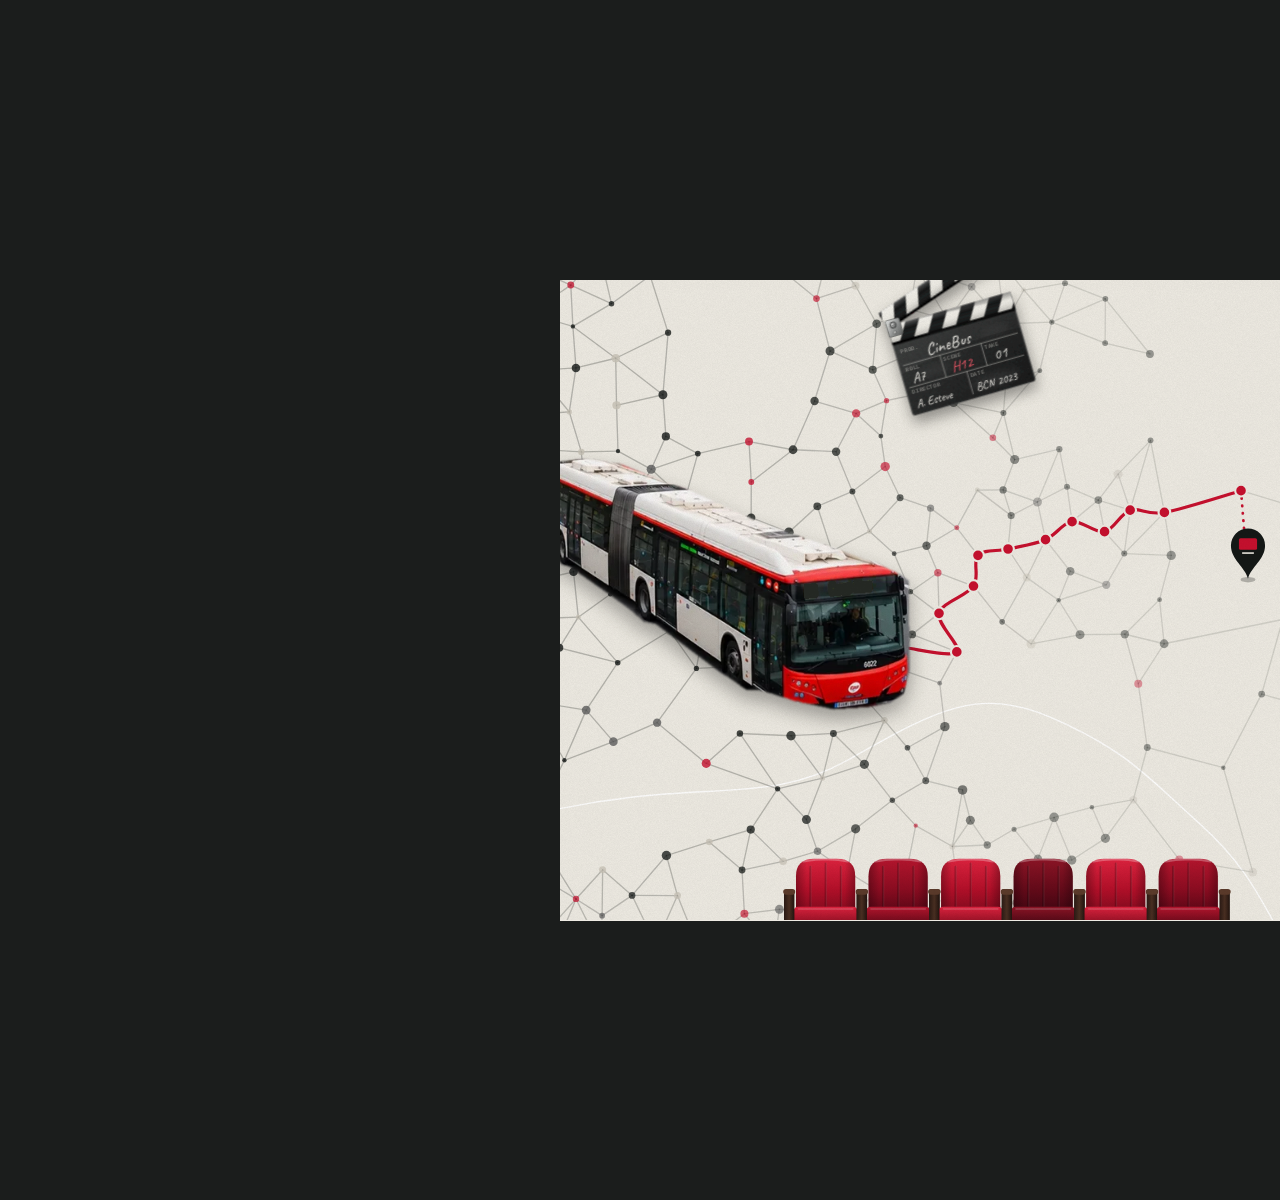
<file: billboard/cinebus.html>
<!doctype html>
<html lang="en"><head><meta charset="utf-8"><title>CineBus billboard</title>
<link href="https://fonts.googleapis.com/css2?family=Inter+Tight:wght@700&family=Caveat:wght@500&family=JetBrains+Mono:wght@600&display=swap" rel="stylesheet">
<link rel="stylesheet" href="board.css">
<style>
/* Idea: from the billboard to your seat. The field on the left is Barcelona's streets as the project's graph of stops,
   dense at the edge and thinning to the middle; the real TMB bus drives out of it and its route winds through the stops
   to the cinema pin. The clapperboard and the ticket wait by the cinema, and one short row of velvet seats sits at the bottom. */
.board { --ghost: #c8102e; }
.red { color: #c8102e; }
h1 { font-size: 270px; }
.bus { left: -40px; top: 330px; width: 700px; z-index: 9; }
.ticket { left: 1420px; top: 540px; z-index: 8; transform: rotate(-7deg); }
.fold { display: none; }   /* no paper fold on this board: the streets run across the middle without a seam */
.hand { right: 120px; top: 64px; color: #7d0a1d; transform: rotate(-3deg); }
</style></head><body>
<main class="board">
  <svg class="lines" viewBox="0 0 2400 1200">
    <path stroke="#fff" stroke-width="2.5" d="M-40 1000 C 260 930, 380 990, 540 900 S 780 760, 920 820 S 1100 930, 1200 1020 S 1320 1180, 1360 1240"/>
  </svg>

  <!-- the streets of the city as a graph of stops, and the bus route from the bus to the cinema -->
  <svg class="tiles" id="map" viewBox="0 0 2400 1200" style="z-index:2"></svg>
  <svg class="tiles" id="route" viewBox="0 0 2400 1200" style="z-index:8"></svg>

  <!-- one short row of velvet cinema seats along the bottom -->
  <svg class="tiles" id="seats" viewBox="0 0 2400 1200" style="z-index:6"><defs id="velvet"></defs></svg>

  <!-- ticket, by the cinema -->
  <svg class="ticket shadow" width="420" height="190" viewBox="0 0 420 190">
    <path d="M0 0h420v70a25 25 0 0 0 0 50v70H0v-70a25 25 0 0 0 0-50z" fill="#e7d9cf"/>
    <path d="M300 10v170" stroke="#7d0a1d" stroke-width="3" stroke-dasharray="8 8"/>
    <g font-family="JetBrains Mono, monospace" font-weight="600" fill="#7d0a1d">
      <text x="34" y="62" font-size="26" letter-spacing="3">CINEMA · SALA 3</text>
      <text x="34" y="128" font-size="58" fill="#c8102e">20:45</text>
      <text x="34" y="166" font-size="20" letter-spacing="2">VOSE · FILA 7</text>
      <text x="360" y="105" font-size="30" text-anchor="middle" transform="rotate(-90 360 95)">ADMIT ONE</text>
    </g>
  </svg>

  <!-- clapperboard: a black slate with chalk entries, striped clapper sticks with real thickness, a hinge plate, the top stick lifted -->
  <svg viewBox="0 0 2400 1200" style="left:0;top:0;width:2400px;height:1200px;z-index:7">
  <defs>
    <filter id="sh" x="-20%" y="-20%" width="140%" height="160%"><feDropShadow dx="0" dy="18" stdDeviation="16" flood-color="#000" flood-opacity=".38"/></filter>
    <filter id="chalk"><feTurbulence type="fractalNoise" baseFrequency="1.1" numOctaves="2" seed="4"/><feDisplacementMap in="SourceGraphic" scale="2.4"/></filter>
    <filter id="smudge"><feGaussianBlur stdDeviation="9"/></filter>
    <filter id="grit" x="0" y="0" width="100%" height="100%"><feTurbulence type="fractalNoise" baseFrequency=".75" numOctaves="3" seed="8"/>
      <feColorMatrix values="0 0 0 0 1  0 0 0 0 1  0 0 0 0 1  0 0 0 .09 0"/><feComposite in2="SourceGraphic" operator="in"/></filter>
    <linearGradient id="slate" x1="0" y1="0" x2="1" y2="1"><stop offset="0" stop-color="#2f3130"/><stop offset=".6" stop-color="#1b1c1c"/><stop offset="1" stop-color="#0f1010"/></linearGradient>
    <linearGradient id="gloss" x1="0" y1="0" x2="0" y2="1"><stop offset="0" stop-color="#fff" stop-opacity=".26"/><stop offset=".4" stop-color="#fff" stop-opacity="0"/><stop offset="1" stop-color="#000" stop-opacity=".22"/></linearGradient>
    <linearGradient id="drop" x1="0" y1="0" x2="0" y2="1"><stop offset="0" stop-color="#000" stop-opacity=".55"/><stop offset="1" stop-color="#000" stop-opacity="0"/></linearGradient>
    <linearGradient id="plate" x1="0" y1="0" x2="1" y2="1"><stop offset="0" stop-color="#e9eae8"/><stop offset=".5" stop-color="#9c9e9d"/><stop offset="1" stop-color="#5d5f5e"/></linearGradient>
    <radialGradient id="screw" cx=".35" cy=".35" r=".7"><stop offset="0" stop-color="#fafaf8"/><stop offset="1" stop-color="#6a6c6b"/></radialGradient>
    <clipPath id="stick"><rect x="0" y="0" width="300" height="40" rx="3"/></clipPath>
    <!-- one clapper stick: stripes on the face, a darker edge below for its thickness -->
    <g id="stripes">
      <rect x="0" y="6" width="300" height="40" rx="3" fill="#050505"/>
      <g clip-path="url(#stick)">
        <rect width="300" height="40" fill="#141515"/>
        <g fill="#f1efe8"><path d="M10 0h34l-24 40h-34z"/><path d="M78 0h34l-24 40h-34z"/><path d="M146 0h34l-24 40h-34z"/><path d="M214 0h34l-24 40h-34z"/><path d="M282 0h34l-24 40h-34z"/></g>
        <rect width="300" height="40" fill="url(#gloss)"/>
        <path d="M0 1.5 H300" stroke="#fff" stroke-opacity=".35" stroke-width="1.5"/>
      </g>
    </g>
  </defs>
  <g transform="translate(600 40) rotate(-16) scale(.8)" filter="url(#sh)">
    <!-- slate, with a worn lighter rim and a fine grain -->
    <rect x="0" y="66" width="300" height="214" rx="7" fill="url(#slate)"/>
    <rect x="0" y="66" width="300" height="214" rx="7" fill="#000" filter="url(#grit)"/>
    <rect x="1.5" y="67.5" width="297" height="211" rx="6" fill="none" stroke="#fff" stroke-opacity=".12" stroke-width="2"/>
    <!-- chalk dust left from earlier takes -->
    <g fill="#fff" filter="url(#smudge)"><ellipse cx="210" cy="250" rx="60" ry="16" opacity=".07"/><ellipse cx="80" cy="190" rx="40" ry="12" opacity=".05"/><ellipse cx="240" cy="140" rx="34" ry="10" opacity=".05"/></g>
    <!-- bottom stick, fixed to the slate, darkened by the shadow of the lifted stick -->
    <use href="#stripes" transform="translate(0 62)"/>
    <path d="M24 62 L300 62 L300 80 Q160 66 24 62z" fill="url(#drop)" opacity=".7"/>
    <!-- top stick, lifted on the hinge -->
    <g transform="rotate(-18 12 62)"><use href="#stripes" transform="translate(0 20)"/></g>
    <!-- hinge plate with two screws -->
    <rect x="-2" y="48" width="34" height="40" rx="4" fill="url(#plate)" stroke="#3b3d3c" stroke-width="1.2"/>
    <circle cx="14" cy="62" r="8" fill="#4d4f4e"/><circle cx="14" cy="62" r="5.5" fill="url(#screw)"/><path d="M10.5 62 h7" stroke="#4d4f4e" stroke-width="1.6"/>
    <circle cx="14" cy="80" r="3.6" fill="url(#screw)" stroke="#4d4f4e" stroke-width=".8"/>
    <!-- printed fields -->
    <g stroke="#f1efe8" stroke-opacity=".5" stroke-width="2"><path d="M10 160 H290 M10 214 H290 M100 160 V214 M200 160 V214 M150 214 V270"/></g>
    <g font-family="JetBrains Mono, monospace" font-weight="600" font-size="12" letter-spacing="1.5" fill="#f1efe8" fill-opacity=".55">
      <text x="14" y="132">PROD.</text><text x="14" y="176">ROLL</text><text x="106" y="176">SCENE</text><text x="206" y="176">TAKE</text>
      <text x="14" y="230">DIRECTOR</text><text x="156" y="230">DATE</text>
    </g>
    <!-- chalk, with the old take rubbed out under the new one -->
    <text x="220" y="204" font-family="Caveat, cursive" font-size="34" fill="#fff" opacity=".1" filter="url(#smudge)">03</text>
    <g font-family="Caveat, cursive" font-weight="500" fill="#f7f5ef" filter="url(#chalk)" opacity=".9">
      <text x="72" y="152" font-size="40">CineBus</text>
      <text x="22" y="206" font-size="34">A7</text><text x="118" y="206" font-size="34" fill="#ff5d6e">H12</text><text x="222" y="206" font-size="34">01</text>
      <text x="16" y="264" font-size="28">A. Esteve</text><text x="160" y="264" font-size="28">BCN 2023</text>
    </g>
    <!-- a soft sheen across the slate -->
    <path d="M0 110 Q150 96 300 104 V150 Q150 140 0 180z" fill="#fff" opacity=".035"/>
  </g>
  </svg>

  <!-- the real TMB bus from the photo, cut out, driving in from the left edge -->
  <img class="bus shadow" src="cinebus-bus.png" alt="">

  <p class="hand">From the billboard to your seat</p>
  <h1>CineB<span class="red">u</span><span class="ghost">s</span></h1>
  <div class="fold"></div><div class="grain"></div>
</main>
<script src="board.js"></script>
<script>
// cinebus.html?plain draws the board without the bus: the project page shows that one and lets the bus fly out of it
if (/plain/.test(location.search)) document.querySelector(".bus").style.visibility = "hidden";
</script>
<script>
// The city: stops scattered irregularly (no grid), dense on the left and thinning to the middle like the other banners' tiles,
// each joined to its nearest neighbours like streets
const rnd = seeded(23), N = [];
const thin = (x, y) => Math.min(1, Math.max(0, x - 300) / 1000) + Math.max(0, Math.abs(y - 560) - 420) / 900;
// a few empty patches (squares, parks) and uneven spacing so it reads like a real city, not a mesh
const holes = [[330, 150, 170], [900, 840, 170], [120, 1000, 130], [1000, 230, 130], [700, 330, 110]];
for (let tries = 0; tries < 20000; tries++) {
  const x = -60 + rnd() * 1460, y = -60 + rnd() * 1320, t = thin(x, y);
  if (rnd() < t * t * 1.1 + t * .2) continue;
  if (holes.some(([hx, hy, hr]) => Math.hypot(x - hx, y - hy) < hr * (.8 + rnd() * .4))) continue;
  const gap = 62 + (Math.sin(x / 170) + Math.cos(y / 130)) * 10 + rnd() * 16;
  if (N.every(([a, b]) => Math.hypot(a - x, b - y) > gap)) N.push([x, y]);
}
// stepping stones: stops that carry on from the city across the middle and grow sparser to the right,
// keeping clear of the clapperboard, the cinema pin, the ticket, the motto and the title
const R = N.length;
const free = (x, y) => !(x > 1150 && x < 1480 && y > 60 && y < 390) && !(x > 1200 && x < 1370 && y > 420 && y < 610)
  && !(x > 1380 && x < 1940 && y > 480 && y < 800) && !(x > 1560 && y < 170) && !(x > 1300 && y > 860);
for (let tries = 0; tries < 6000; tries++) {
  const x = 1050 + rnd() * 1310, y = 60 + rnd() * 1080, far = (x - 1050) / 1310;
  if (!free(x, y) || rnd() < far * .75) continue;
  if (N.every(([a, b]) => Math.hypot(a - x, b - y) > 110 + far * 110)) N.push([x, y]);
}
const op = (x, y) => Math.max(.5, 1 - Math.pow(thin(x, y), 1.4)).toFixed(2);
const near = i => N.map((p, j) => [Math.hypot(p[0] - N[i][0], p[1] - N[i][1]), j]).filter(d => d[1] !== i).sort((a, b) => a[0] - b[0]);
const E = new Set();
N.forEach((_, i) => near(i).slice(0, i >= R ? 2 : 3).forEach(([d, j]) => d < (i >= R ? 280 : 160) && E.add(Math.min(i, j) + "-" + Math.max(i, j))));
// every lone stop on the right also links back to its nearest stop further left, so chains of streets lead into the city
for (let i = R; i < N.length; i++) {
  const back = near(i).find(([d, j]) => N[j][0] < N[i][0] - 40);
  if (back) E.add(Math.min(i, back[1]) + "-" + Math.max(i, back[1]));
}
let m = `<g stroke="#141816" stroke-width="2.5" stroke-linecap="round">`;
for (const e of E) { const [i, j] = e.split("-").map(Number); m += `<line x1="${N[i][0]}" y1="${N[i][1]}" x2="${N[j][0]}" y2="${N[j][1]}" stroke-opacity="${(op((N[i][0] + N[j][0]) / 2, (N[i][1] + N[j][1]) / 2) * .26).toFixed(3)}"/>`; }
m += `</g>`;
// stops: mostly ink, some in the CineBus reds and a few greys, so the field has tones like the other banners' tiles
const tones = ["#141816", "#141816", "#141816", "#141816", "#5e5e5e", "#c9c4b8", "#c8102e"];
m += N.map(([x, y]) => `<circle cx="${x}" cy="${y}" r="${4 + rnd() * 5}" fill="${tones[Math.floor(rnd() * tones.length)]}" opacity="${(op(x, y) * .8).toFixed(2)}"/>`).join("");
document.getElementById("map").innerHTML = m;

// The route: from the stop nearest the bus, hop along the streets towards the cinema
const cinema = [1290, 560];
const nearest = ([x, y]) => N.reduce((b, p, i) => Math.hypot(p[0] - x, p[1] - y) < Math.hypot(N[b][0] - x, N[b][1] - y) ? i : b, 0);
const links = i => [...E].map(e => e.split("-").map(Number)).filter(e => e.includes(i)).map(e => e[0] === i ? e[1] : e[0]);
const goal = nearest([1300, 480]), path = [nearest([760, 680])];
while (path.at(-1) !== goal && path.length < 40) {
  const cur = path.at(-1), d = j => Math.hypot(N[j][0] - N[goal][0], N[j][1] - N[goal][1]);
  const next = links(cur).filter(j => !path.includes(j)).sort((a, b) => d(a) - d(b))[0];
  if (next === undefined) break; path.push(next);
}
// a smooth curve through the stops (Catmull-Rom), starting at the front of the bus
const pts = [[650, 690], ...path.map(i => N[i])];
let d = `M${pts[0]}`;
for (let i = 0; i < pts.length - 1; i++) {
  const p0 = pts[i - 1] || pts[i], p1 = pts[i], p2 = pts[i + 1], p3 = pts[i + 2] || p2;
  d += ` C${p1[0] + (p2[0] - p0[0]) / 6} ${p1[1] + (p2[1] - p0[1]) / 6}, ${p2[0] - (p3[0] - p1[0]) / 6} ${p2[1] - (p3[1] - p1[1]) / 6}, ${p2[0]} ${p2[1]}`;
}
const last = N[path.at(-1)];
document.getElementById("route").innerHTML = `<path d="${d}" fill="none" stroke="#efece4" stroke-width="16" stroke-linecap="round" stroke-linejoin="round" opacity=".8"/>
  <path d="${d}" fill="none" stroke="#c8102e" stroke-width="6" stroke-linecap="round" stroke-linejoin="round"/>
  <path d="M${last} L${cinema}" stroke="#c8102e" stroke-width="5" stroke-dasharray="1 13" stroke-linecap="round"/>
  <g fill="#c8102e" stroke="#efece4" stroke-width="4">${path.map(i => `<circle cx="${N[i][0]}" cy="${N[i][1]}" r="11"/>`).join("")}</g>
  <g transform="translate(${cinema})"><ellipse cx="0" cy="2" rx="14" ry="5" fill="#000" opacity=".25"/>
  <path d="M0 0 C -6 -22, -32 -36, -32 -62 A 32 32 0 1 1 32 -62 C 32 -36, 6 -22, 0 0z" fill="#141816"/>
  <rect x="-17" y="-76" width="34" height="22" rx="3" fill="#c8102e"/><path d="M-11 -48 h22" stroke="#efece4" stroke-width="3"/></g>`;

// Velvet cinema seats seen from the front: a tufted backrest, the seat cushion folded down and two armrests
const fabrics = { r: ["#e0233f", "#b50f29", "#7e0a1c"], d: ["#b8152e", "#8d0c21", "#560614"], w: ["#8f1426", "#650a19", "#3d0510"] };
let defs = "";
for (const [id, [hi, mid, lo]] of Object.entries(fabrics)) {
  defs += `<linearGradient id="back-${id}" x1="0" y1="0" x2="0" y2="1"><stop offset="0" stop-color="${hi}"/><stop offset=".55" stop-color="${mid}"/><stop offset="1" stop-color="${lo}"/></linearGradient>
  <linearGradient id="cush-${id}" x1="0" y1="0" x2="0" y2="1"><stop offset="0" stop-color="${hi}"/><stop offset="1" stop-color="${lo}"/></linearGradient>`;
}
defs += `<linearGradient id="side" x1="0" y1="0" x2="1" y2="0"><stop offset="0" stop-color="#000" stop-opacity=".28"/><stop offset=".18" stop-color="#000" stop-opacity="0"/><stop offset=".82" stop-color="#000" stop-opacity="0"/><stop offset="1" stop-color="#000" stop-opacity=".28"/></linearGradient>
  <linearGradient id="arm" x1="0" y1="0" x2="1" y2="0"><stop offset="0" stop-color="#2a1a14"/><stop offset=".5" stop-color="#4a2f22"/><stop offset="1" stop-color="#22140f"/></linearGradient>
  <radialGradient id="floor"><stop offset="0" stop-color="#000" stop-opacity=".32"/><stop offset="1" stop-color="#000" stop-opacity="0"/></radialGradient>`;
document.getElementById("velvet").innerHTML = defs;
const seat = (x, y, c, s = 1.5) => `<g transform="translate(${x} ${y}) scale(${s})">
  <ellipse cx="52" cy="98" rx="56" ry="9" fill="url(#floor)"/>
  <path d="M15 22 Q15 0 38 0 H66 Q89 0 89 22 V70 H15z" fill="url(#back-${c})"/>
  <path d="M15 22 Q15 0 38 0 H66 Q89 0 89 22 V70 H15z" fill="url(#side)"/>
  <path d="M33 10 V64 M52 6 V64 M71 10 V64" stroke="#000" stroke-opacity=".22" stroke-width="2.5" stroke-linecap="round"/>
  <path d="M34 9 V60 M53 5 V60 M72 9 V60" stroke="#fff" stroke-opacity=".08" stroke-width="1.5"/>
  <path d="M24 3.5 Q38 0.5 52 1 Q66 0.5 80 3.5" fill="none" stroke="#fff" stroke-opacity=".28" stroke-width="2.5" stroke-linecap="round"/>
  <path d="M12 66 Q12 60 18 60 H86 Q92 60 92 66 V80 Q92 86 86 86 H18 Q12 86 12 80z" fill="url(#cush-${c})"/>
  <path d="M16 84 H88" stroke="#000" stroke-opacity=".3" stroke-width="3"/>
  <path d="M18 63 H86" stroke="#fff" stroke-opacity=".2" stroke-width="2" stroke-linecap="round"/>
  <rect x="0" y="40" width="13" height="56" rx="4" fill="url(#arm)"/><rect x="91" y="40" width="13" height="56" rx="4" fill="url(#arm)"/>
  <rect x="-1" y="38" width="15" height="7" rx="3.5" fill="#5c3b2b"/><rect x="90" y="38" width="15" height="7" rx="3.5" fill="#5c3b2b"/></g>`;
// one short row, standing on the bottom edge: six seats side by side, sharing their armrests
const row = ["r", "d", "r", "w", "r", "d"];
document.getElementById("seats").insertAdjacentHTML("beforeend", row.map((c, i) => seat(420 + i * 136, 1085, c)).join(""));
</script>
</body></html>
</file>
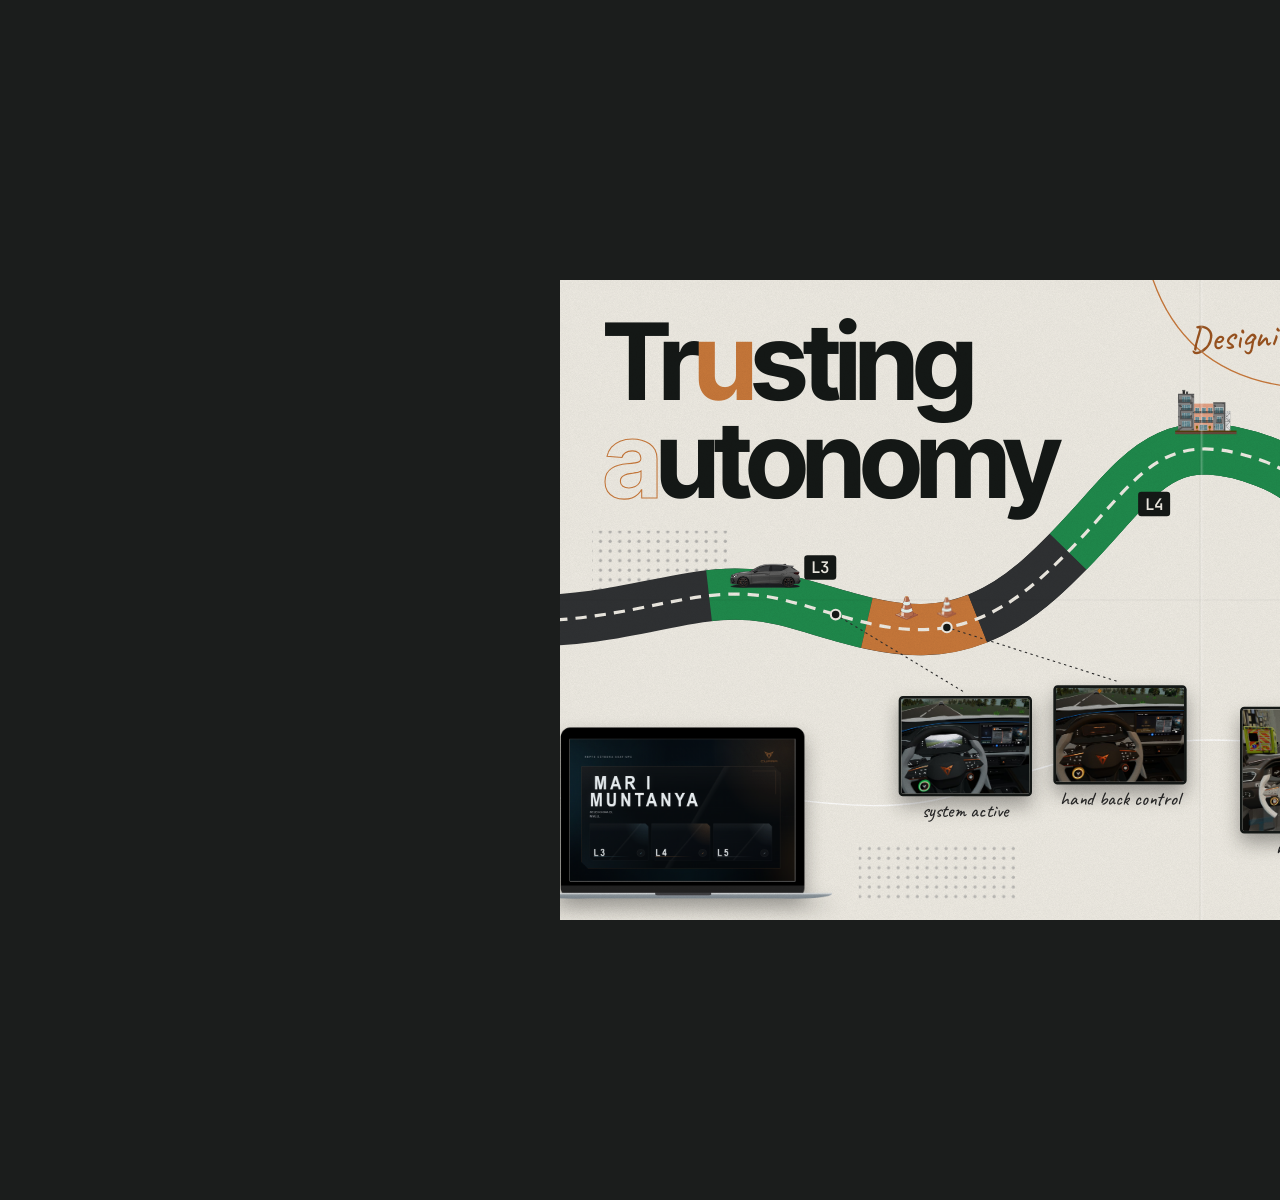
<file: billboard/mar-i-muntanya.html>
<!doctype html>
<html lang="en"><head><meta charset="utf-8"><title>Mar i Muntanya billboard</title>
<link href="https://fonts.googleapis.com/css2?family=Anton&family=Inter+Tight:wght@700&family=Caveat:wght@500&family=JetBrains+Mono:wght@600&display=swap" rel="stylesheet">
<link rel="stylesheet" href="board.css">
<style>
/* Idea: the journey of the presentation. One winding road crosses the board like in the slides:
   grey where you drive, green where the car drives itself, copper at the roadworks where it hands control
   back (L3), through the city with the ambulance (L4) and out to the restaurant and the viewpoint (L5).
   The simulator prototype sits on a laptop at the bottom left; hazard stripes, halftone dots and the
   copper arrow come from the deck. Pieces in mar-i-muntanya/ are cut out of the presentation. */
.board { --ghost: #c8783a; }
.cu { color: #c8783a; }
h1 { left: 80px; right: auto; top: 60px; bottom: auto; text-align: left; font-size: 200px; }
.on { z-index: 8; transform: translate(-50%, -100%); }
.lvl { z-index: 9; font: 600 30px/1 "JetBrains Mono", monospace; color: #efece4; background: #141816; padding: 8px 12px; border-radius: 6px; transform: translate(-50%, -50%); }
.note { z-index: 9; font: 500 42px/1 "Caveat", cursive; color: #2b2b2b; white-space: nowrap; }
.laptop { left: -50px; bottom: 40px; width: 560px; z-index: 7; }
.stripes { right: -40px; top: 40px; width: 420px; z-index: 2; filter: brightness(0); opacity: .9; }
.hand { left: 1180px; top: 70px; color: #9a531f; transform: rotate(-3deg); font-size: 66px; }
/* screens of the simulator, hung under the road where each moment happens */
.scr { z-index: 8; transform: translateX(-50%); }
.scr img { display: block; width: 100%; border: 5px solid #141816; border-radius: 8px; }
.scr span { display: block; margin-top: 8px; font: 500 36px/1 "Caveat", cursive; color: #2b2b2b; white-space: nowrap; text-align: center; }
</style></head><body>
<main class="board">
  <svg class="lines" viewBox="0 0 2400 1200">
    <path stroke="#fff" stroke-width="2.5" d="M-40 980 C 300 900, 520 1040, 760 960 S 1200 820, 1500 900 S 2000 1080, 2440 980"/>
    <path stroke="#c8783a" stroke-width="2.5" d="M1100 -40 C 1150 160, 1300 220, 1500 200 S 1900 120, 2100 260 S 2300 420, 2440 380"/>
  </svg>

  <!-- the deck's motifs: halftone dots and the copper arrow -->
  <svg class="tiles" viewBox="0 0 2400 1200" style="z-index:2">
    <defs><pattern id="dots" width="18" height="18" patternUnits="userSpaceOnUse"><circle cx="4" cy="4" r="3" fill="#9a9a9a"/></pattern></defs>
    <rect x="1700" y="170" width="300" height="120" fill="url(#dots)" opacity=".7"/>
    <rect x="60" y="470" width="260" height="110" fill="url(#dots)" opacity=".7"/>
    <rect x="560" y="1060" width="300" height="110" fill="url(#dots)" opacity=".6"/>
    <path d="M2400 1200 L2400 1000 L2180 1200 Z" fill="#c8783a"/>
  </svg>
  <img class="stripes" src="mar-i-muntanya/stripes.png" alt="">

  <!-- the road -->
  <svg class="tiles" viewBox="0 0 2400 1200" style="z-index:4" fill="none" stroke-linecap="butt">
    <defs><path id="road" pathLength="1000" d="M-80 640 C 160 640, 260 560, 420 600 S 720 720, 900 560 S 1100 260, 1320 340 S 1480 700, 1720 700 S 1900 380, 2080 420 S 2300 600, 2480 520"
/></defs>
    <use href="#road" stroke="#2f3133" stroke-width="96"/>
    <use href="#road" stroke="#1f8a4c" stroke-width="96" stroke-dasharray="0 120 100 140 1000"/>
    <use href="#road" stroke="#c8783a" stroke-width="96" stroke-dasharray="0 220 70 1000"/>
    <use href="#road" stroke="#2f3133" stroke-width="96" stroke-dasharray="0 290 70 1000"/>
    <use href="#road" stroke="#1f8a4c" stroke-width="96" stroke-dasharray="0 360 640"/>
    <use href="#road" stroke="#efece4" stroke-width="6" stroke-dasharray="7 5"/>
  </svg>

  <img class="laptop shadow" src="mar-i-muntanya/laptop.png" alt="">
  <svg class="tiles" id="leads" viewBox="0 0 2400 1200" style="z-index:6" fill="none" stroke="#2b2b2b" stroke-width="2" stroke-dasharray="3 8" stroke-linecap="round"></svg>
  <div id="on"></div>
  <p class="hand">Designing trust</p>
  <h1>Tr<span class="cu">u</span>sting<br><span class="ghost">a</span>utonomy</h1>
  <div class="fold"></div><div class="grain"></div>
</main>
<script src="board.js"></script>
<script>
// mar-i-muntanya.html?plain draws the board without the laptop: the project page shows that one and lets the laptop fly out of it
if (/plain/.test(location.search)) document.querySelector(".laptop").style.visibility = "hidden";
</script>
<script>
// Place the pieces along the road: [fraction of the road, image or label, width, dx, dy]
const road = document.getElementById("road"), L = road.getTotalLength();
const at = (f) => road.getPointAtLength(L * f);
const put = (f, html, dx = 0, dy = 0) => { const p = at(f); return html.replace("STYLE", `left:${p.x + dx}px;top:${p.y + dy}px`); };
let h = "", leads = "";
// Road pieces, small and where they belong: the car setting off, cones on the roadworks,
// the city around the ambulance, the restaurant at the lunch stop and the viewpoint at the end.
// each piece stands on a flat stretch, its base just over the top edge of the road (half-width 48)
const E = -28;
h += put(0.155, '<img class="on" style="STYLE;width:135px" src="mar-i-muntanya/car.png" alt="">', 0, E + 14);
h += put(0.245, '<img class="on" style="STYLE;width:42px" src="mar-i-muntanya/cone.png" alt="">', 0, E + 10);
h += put(0.27, '<img class="on" style="STYLE;width:36px" src="mar-i-muntanya/cone.png" alt="">', 0, E + 10);
h += put(0.47, '<img class="on" style="STYLE;width:115px" src="mar-i-muntanya/building.png" alt="">', 0, E);
h += put(0.69, '<img class="on" style="STYLE;width:95px" src="mar-i-muntanya/ambulance.png" alt="">', 0, E + 14);
h += put(0.85, '<img class="on" style="STYLE;width:100px" src="mar-i-muntanya/restaurant.png" alt="">', 0, E);
h += put(0.95, '<img class="on" style="STYLE;width:50px" src="mar-i-muntanya/viewpoint.png" alt="">', 0, E);
h += put(0.19, '<span class="lvl" style="STYLE">L3</span>', 0, -80);
h += put(0.40, '<span class="lvl" style="STYLE">L4</span>', 80, 0);
h += put(0.78, '<span class="lvl" style="STYLE">L5</span>', -80, 0);
// The prototype: a screen of the simulator for each moment, joined to its place on the road
const screen = (f, x, y, w, src, label) => {
  const p = at(f);
  leads += `<path d="M${p.x} ${p.y} L${x} ${y - 6}"/><circle cx="${p.x}" cy="${p.y}" r="9" fill="#141816" stroke="#efece4" stroke-width="4" stroke-dasharray="none"/>`;
  h += `<div class="scr" style="left:${x}px;top:${y}px;width:${w}px"><img class="shadow" src="../images/mar-i-muntanya/${src}" alt=""><span>${label}</span></div>`;
};
screen(0.20, 760, 780, 250, "l3-active.jpg", "system active");
screen(0.27, 1050, 760, 250, "l3-handback.jpg", "hand back control");
screen(0.655, 1400, 800, 250, "l4-ambulance.jpg", "make way");
screen(0.82, 1760, 780, 300, "l5-screen-route.jpg", "plan the trip, add a stop");
screen(0.90, 2160, 700, 230, "l5-social.jpg", "a living room");
document.getElementById("leads").innerHTML = leads;
document.getElementById("on").outerHTML = h;
</script>
</body></html>
</file>
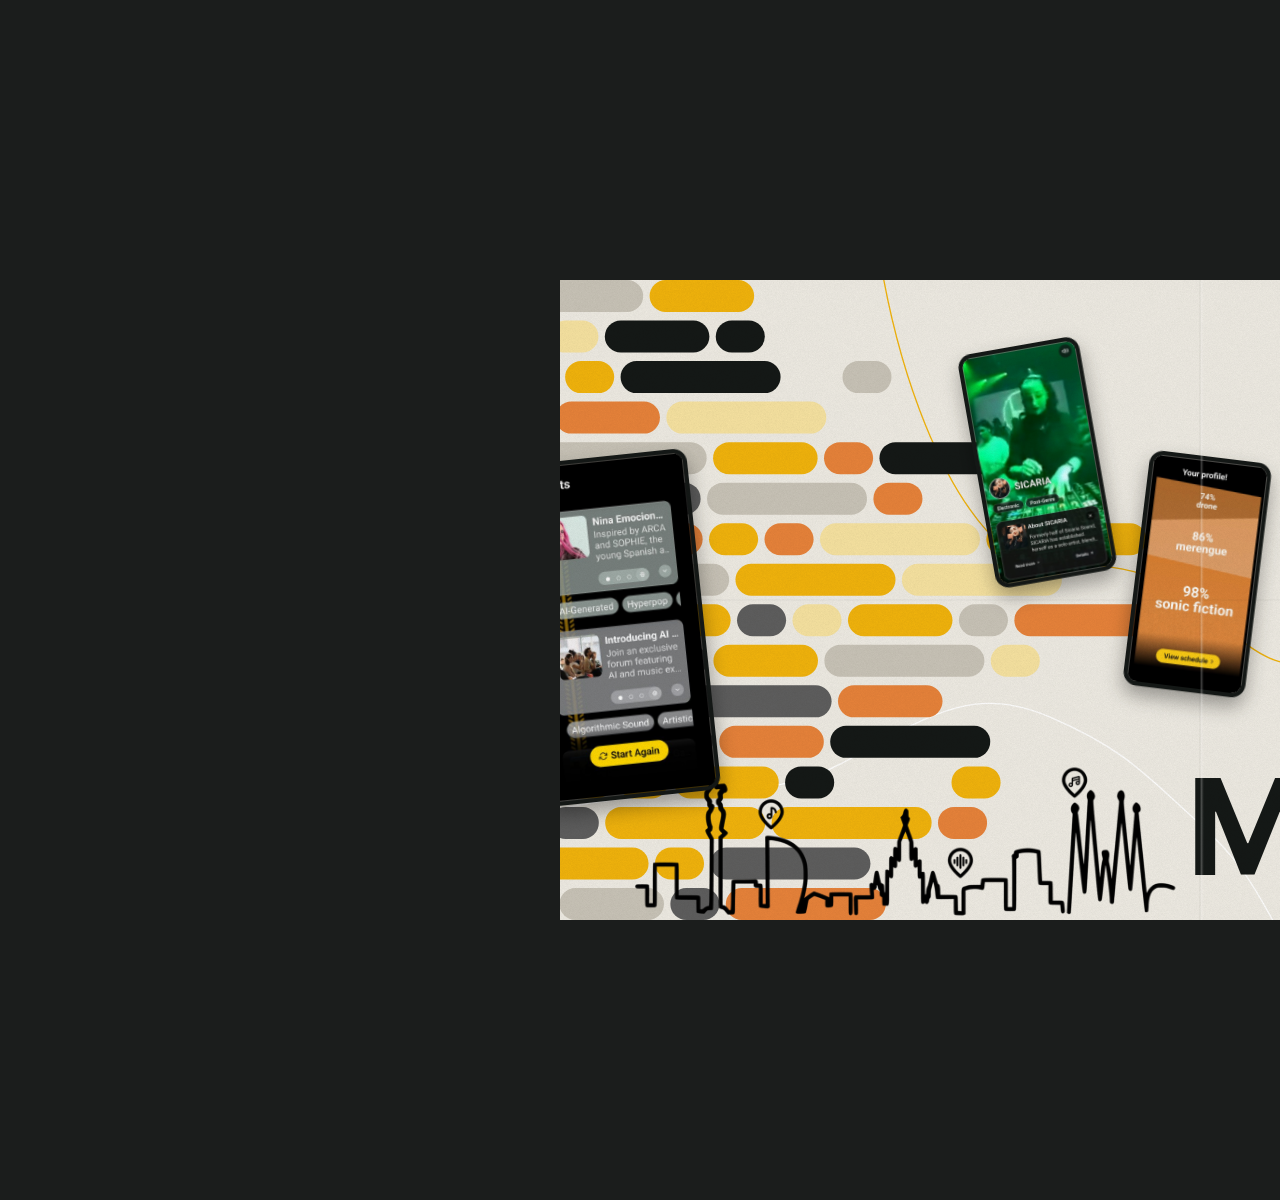
<file: billboard/mysonar.html>
<!doctype html>
<html lang="en"><head><meta charset="utf-8"><title>MySónar billboard</title>
<link href="https://fonts.googleapis.com/css2?family=Anton&family=Inter+Tight:wght@700&family=Caveat:wght@500&display=swap" rel="stylesheet">
<link rel="stylesheet" href="board.css">
<style>
/* Idea: your Sónar, planned for you. The tiles are the slots of a festival timetable (yellow for day,
   black for night), the app screens float on top as you swipe, the Barcelona skyline sits at the bottom
   and a dotted line joins the artists you like across the taste space. */
.board { --ghost: #141816; }
.yellow { color: #f2b40c; }
.phone { z-index: 8; width: 230px; border-radius: 26px; border: 8px solid #141816; background: #141816; }
.p1 { left: -60px; top: 330px; width: 330px; transform: rotate(-6deg); z-index: 7; }
.p2 { left: 780px; top: 120px; transform: rotate(-10deg); }
.p3 { left: 1080px; top: 330px; transform: rotate(7deg); }
.sky { left: 120px; bottom: -6px; width: 1050px; z-index: 6; filter: invert(1); mix-blend-mode: multiply; }
.hand { right: 120px; top: 70px; color: #141816; transform: rotate(-3deg); }
h1 { left: 1180px; right: auto; bottom: 60px; text-align: left; font-size: 250px; }
</style></head><body>
<main class="board">
  <svg class="lines" viewBox="0 0 2400 1200">
    <path stroke="#fff" stroke-width="2.5" d="M-40 1000 C 260 930, 380 990, 540 900 S 780 760, 920 820 S 1100 930, 1200 1020 S 1320 1180, 1360 1240"/>
    <path stroke="#f2b40c" stroke-width="2.5" d="M600 -40 C 640 200, 720 380, 800 470 S 1050 500, 1170 590 S 1340 760, 1460 700 S 1640 560, 1840 620 S 2220 650, 2440 590"/>
  </svg>
  <svg class="tiles" id="back" viewBox="0 0 2400 1200" style="z-index:2"></svg>
  <svg class="tiles" id="front" viewBox="0 0 2400 1200" style="z-index:5"></svg>
  <!-- the taste space: artists as dots, the ones you like joined -->
  <svg class="tiles" id="taste" viewBox="0 0 2400 1200" style="z-index:3">
    <g fill="#141816" opacity=".85" id="dots"></g>
    <path d="M1560 260 L1700 360 L1660 520 L1830 470 L1960 600" fill="none" stroke="#141816" stroke-width="2" stroke-dasharray="2 9" stroke-linecap="round"/>
    <g fill="#f2b40c" stroke="#141816" stroke-width="3"><circle cx="1560" cy="260" r="13"/><circle cx="1700" cy="360" r="13"/><circle cx="1660" cy="520" r="13"/><circle cx="1830" cy="470" r="13"/><circle cx="1960" cy="600" r="13"/></g>
  </svg>
  <img class="phone p1 shadow" src="../images/mysonar/results.jpg" alt="">
  <img class="phone p2 shadow" src="../images/mysonar/swipe.jpg" alt="">
  <img class="phone p3 shadow" src="../images/mysonar/profile.jpg" alt="">
  <img class="sky" src="../images/mysonar/skyline.png" alt="">
  <p class="hand">Your Sónar, planned for you</p>
  <h1>My S<span class="yellow">ó</span>n<span class="ghost">a</span>r</h1>
  <div class="fold"></div><div class="grain"></div>
</main>
<script src="board.js"></script>
<script>
// mysonar.html?plain draws the board without the taste space (the project page shows that one and lets the
// taste space fly out of it); mysonar.html?piece draws only the taste space, on a transparent board
if (/plain/.test(location.search)) document.getElementById("taste").style.visibility = "hidden";
if (/piece/.test(location.search)) {
  document.body.style.background = "transparent";
  document.querySelector(".board").style.background = "transparent";
  for (const el of document.querySelector(".board").children) if (el.id !== "taste") el.style.visibility = "hidden";
}
</script>
<script>
// Timetable slots: rounded bars of one, two or three hours on rows like a festival schedule
const C = ["#f2b40c", "#141816", "#5e5e5e", "#f7e3a1", "#e8833a", "#c9c4b8", "#f2b40c"];
// Walk each row, laying slots end to end so they never overlap; dense on the left, thinning to the middle
const rnd0 = seeded(5); let back = "", front = "";
for (let y = 0; y < 1200; y += 76) {
  for (let x = -40 + rnd0() * 60; x < 1250;) {
    const w = [92, 92, 196, 300][Math.floor(rnd0() * 4)], edge = Math.min(1, x / 1400), bulge = Math.abs(y - 560) / 700;
    if (x < 360 || rnd0() < 1 - edge * edge * 1.15 - bulge * 0.9) {
      const t = `<rect x="${x}" y="${y}" width="${w}" height="60" rx="30" fill="${C[Math.floor(rnd0() * C.length)]}"/>`;
      if (rnd0() < .3) front += t; else back += t;
    }
    x += w + 12;
  }
}
const extra = [[1480, 160, 196, "#141816"], [2060, 300, 92, "#f2b40c"], [1380, 820, 300, "#f7e3a1"], [1720, 760, 92, "#e8833a"], [2200, 120, 196, "#5e5e5e"]]
  .map(([x, y, w, c]) => `<rect x="${x}" y="${y}" width="${w}" height="60" rx="30" fill="${c}"/>`).join("");
document.getElementById("back").innerHTML = back + extra;
document.getElementById("front").innerHTML = front;
const rnd = seeded(3); let d = "";
for (let i = 0; i < 70; i++) d += `<circle cx="${1440 + rnd() * 620}" cy="${160 + rnd() * 520}" r="${2 + rnd() * 4}"/>`;
document.getElementById("dots").innerHTML = d;
</script>
</body></html>
</file>
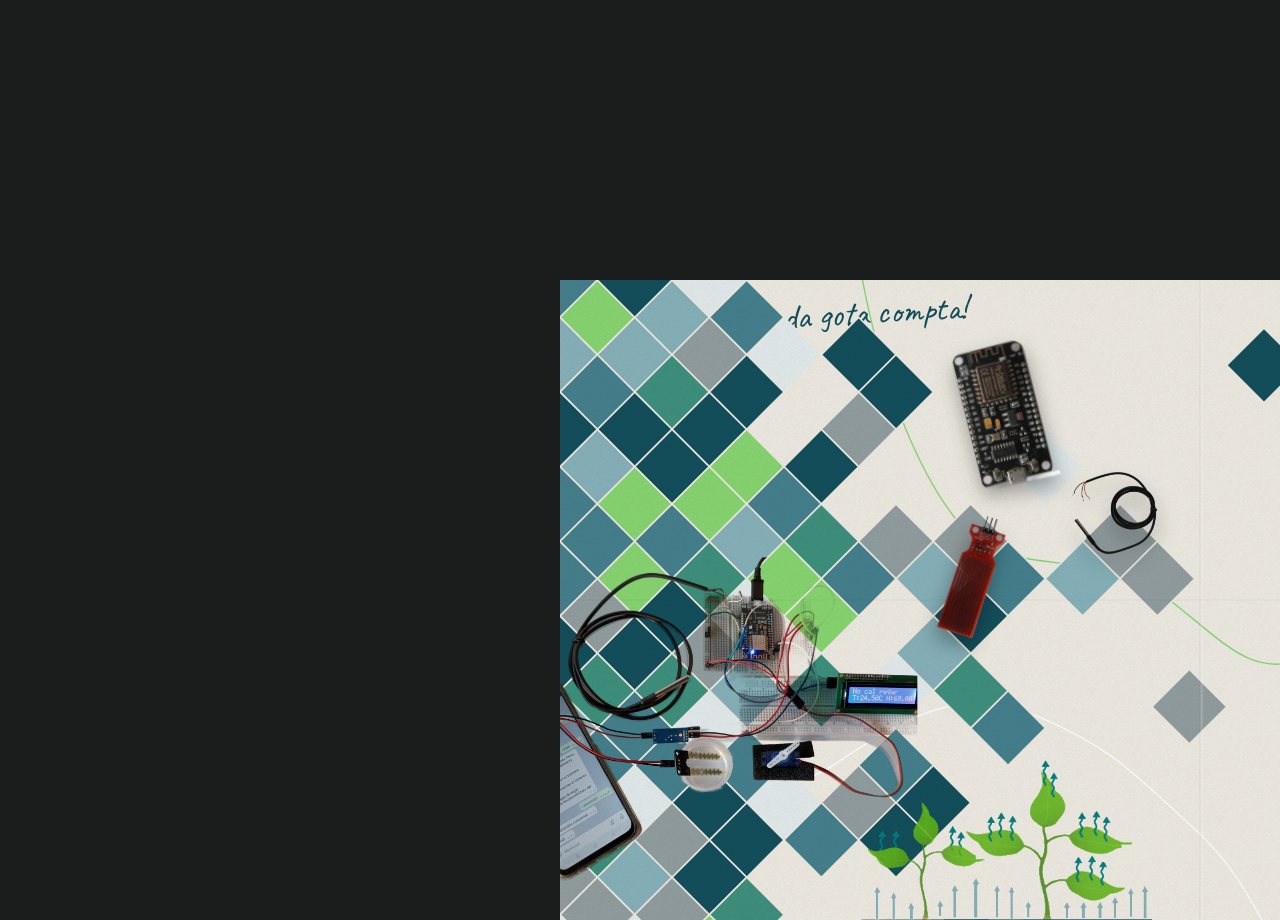
<file: billboard/smart-irrigation.html>
<!doctype html>
<html lang="en">
<head>
<meta charset="utf-8">
<meta name="viewport" content="width=device-width, initial-scale=1">
<title>Smart Irrigation Billboard</title>
<link rel="preconnect" href="https://fonts.googleapis.com">
<link href="https://fonts.googleapis.com/css2?family=Anton&family=Caveat:wght@500&family=IBM+Plex+Mono:wght@400;500&family=Tinos:ital@1&display=swap" rel="stylesheet">
<style>
  /* Digital billboard for "Smart irrigation" (project 1). Fixed 2400×1200 canvas, scaled to fit. */
  :root {
    --paper: #efece4; --ink: #134f5c; --teal: #45818e; --green: #3e917e;
    --sky: #87b2bb; --lime: #88d671; --pale: #e3ecee; --black: #141816;
  }
  html, body { margin: 0; height: 100%; background: #1b1d1c; }
  body { display: grid; place-items: center; overflow: hidden; }
  .board {
    position: relative; width: 2400px; height: 1200px; flex: none; overflow: hidden;
    background: var(--paper); transform-origin: center; color: var(--black);
    font-family: "IBM Plex Mono", ui-monospace, monospace;
  }
  .board > * { position: absolute; }
  .grain { inset: 0; z-index: 30; pointer-events: none; opacity: .32; mix-blend-mode: multiply;
    background-image: url("data:image/svg+xml,%3Csvg xmlns='http://www.w3.org/2000/svg' width='240' height='240'%3E%3Cfilter id='n'%3E%3CfeTurbulence type='fractalNoise' baseFrequency='.9' numOctaves='2' stitchTiles='stitch'/%3E%3CfeColorMatrix values='0 0 0 0 .35 0 0 0 0 .33 0 0 0 0 .3 0 0 0 .55 0'/%3E%3C/filter%3E%3Crect width='240' height='240' filter='url(%23n)'/%3E%3C/svg%3E"); }
  .fold { inset: 0; z-index: 29; pointer-events: none;
    background: linear-gradient(90deg, transparent 49.9%, rgba(0,0,0,.05) 50%, rgba(255,255,255,.25) 50.1%, transparent 50.3%),
                linear-gradient(0deg, transparent 49.8%, rgba(0,0,0,.04) 50%, transparent 50.2%); }

  svg.tiles, svg.lines { inset: 0; width: 100%; height: 100%; }
  svg.tiles { z-index: 2; } svg.tiles.front { z-index: 5; }
  svg.strokes { inset: 0; width: 100%; height: 100%; z-index: 1; pointer-events: none; }

  /* Title: both words stacked together, bottom right */
  .t { font-family: Anton, Impact, sans-serif; line-height: .8; text-transform: uppercase; letter-spacing: -.01em; margin: 0; color: var(--black); }
  .title { right: 80px; bottom: 70px; font-size: 240px; line-height: .9; z-index: 6; text-align: right; }

  .photo { left: -150px; top: 520px; width: 820px; z-index: 7; filter: saturate(.8) contrast(1.05); }
  .sketch { left: 1900px; top: 90px; width: 420px; height: 520px; z-index: 5; mix-blend-mode: multiply;
    background: url("../images/smart-irrigation/sketch.png") center top / contain no-repeat; transform: rotate(6deg); }
  .plant { left: 720px; bottom: -4px; width: 390px; z-index: 4; } /* between the two layers of tiles */
  .title .blue { color: var(--sky); }
  .title .ghost { color: transparent; -webkit-text-stroke: 1px var(--ink); }
  .plant-l { left: 564px; bottom: -4px; width: 240px; z-index: 4; } /* the original scheme's left plant, at the same scale */
  .hand { left: 360px; top: 30px; z-index: 1; margin: 0; font-family: Caveat, cursive; font-size: 64px; line-height: 1; color: var(--ink); transform: rotate(-3deg); }
  .comp { z-index: 8; filter: drop-shadow(0 18px 18px rgba(0,0,0,.35)); }
  .c-node { left: 760px; top: 120px; width: 150px; transform: rotate(-14deg); }
  .c-temp { left: 960px; top: 360px; width: 160px; }
  .c-water { left: 740px; top: 440px; width: 70px; transform: rotate(18deg); }
</style>
</head>
<body>
<main class="board" id="board" aria-label="Billboard: Smart irrigation">
  <svg class="tiles" id="tiles" viewBox="0 0 2400 1200" aria-hidden="true"></svg>
  <svg class="tiles front" id="tiles-front" viewBox="0 0 2400 1200" aria-hidden="true"></svg>

  <h1 class="t title">Sm<span class="blue">a</span>rt<br>Irr<span class="ghost">i</span>gation</h1>

  <img class="photo" src="../images/smart-irrigation/working.png" alt="Prototype working: Telegram bot, sensors, NodeMCU, servo and LCD reading No cal regar">
  <div class="sketch" role="img" aria-label="Pencil sketch of a sprinkler and its sensors"></div>
  <img class="plant" src="../images/smart-irrigation/plant-middle.png" alt="Plant scheme: water transpiring from the leaves">

  <img class="plant-l" src="../images/smart-irrigation/plant-left.png" alt="">
  <p class="hand">Cada gota compta!</p>

  <img class="comp c-node" src="../images/smart-irrigation/tile-nodemcu.png" alt="NodeMCU board">
  <img class="comp c-temp" src="../images/smart-irrigation/tile-temperature.png" alt="Temperature sensor">
  <img class="comp c-water" src="../images/smart-irrigation/tile-water-sensor.png" alt="Soil humidity sensor">

  <svg class="strokes" viewBox="0 0 2400 1200" aria-hidden="true" fill="none" stroke-linecap="round" stroke-linejoin="round">
    <path d="M-40 1010 C 260 930, 380 1000, 520 905 S 760 760, 900 820 S 1080 930, 1180 1020 S 1300 1180, 1340 1240" stroke="#fff" stroke-width="2.5"/>
    <path d="M560 -40 C 600 200, 680 380, 760 470 S 1010 500, 1130 590 S 1300 760, 1420 700 S 1600 560, 1800 620 S 2200 650, 2440 590" stroke="#88d671" stroke-width="2.5"/>
  </svg>

  <div class="fold"></div><div class="grain"></div>
</main>
<script>
  // Diamond tiles (the project's palette): dense on the left, thinning to the middle, three floating on the right.
  const C = ["#45818e", "#88d671", "#134f5c", "#3e917e", "#87b2bb", "#e3ecee", "#929ea0"];
  const H = 70, S = H * Math.SQRT2;
  let seed = 7; const rnd = () => (seed = (seed * 16807) % 2147483647) / 2147483647;
  const dia = (x, y, fill, extra = "") =>
    `<rect x="${-S / 2}" y="${-S / 2}" width="${S}" height="${S}" fill="${fill}" stroke="#efece4" stroke-width="3" transform="translate(${x} ${y}) rotate(45)" ${extra}/>`;
  let out = "", front = "";
  for (let r = 0; r * H < 1300; r++) {
    for (let x = (r % 2) * H; x < 1300; x += 2 * H) {
      const y = r * H, edge = Math.min(1, x / 1450);
      const bulge = Math.abs(y - 560) / 700;            // band follows the middle of the board
      if (x < 420 || rnd() < 1 - edge * edge * 1.15 - bulge * 0.9) { let c = C[Math.floor(rnd() * C.length)];
        if (x > 560 && x < 1100 && y > 820) c = { "#88d671": "#134f5c", "#3e917e": "#929ea0", "#e3ecee": "#45818e" }[c] || c; // no greens behind the plant
        const d = dia(x, y, c); if (rnd() < .3) front += d; else out += d; }
    }
  }
  out += dia(1740, 420, "#88d671") + dia(1560, 640, "#45818e") + dia(1320, 160, "#134f5c") +
    dia(2050, 340, "#87b2bb") + dia(2240, 490, "#88d671") + /* behind the sketch */
    dia(1180, 800, "#929ea0") + dia(1600, 60, "#3e917e");
  document.getElementById("tiles").innerHTML = out;
  document.getElementById("tiles-front").innerHTML = front; // these sit over the plant scheme

  const fit = () => { const b = document.getElementById("board");
    b.style.transform = `scale(${Math.min(innerWidth / 2400, innerHeight / 1200)})`; };
  addEventListener("resize", fit); fit();
</script>
</body>
</html>
</file>
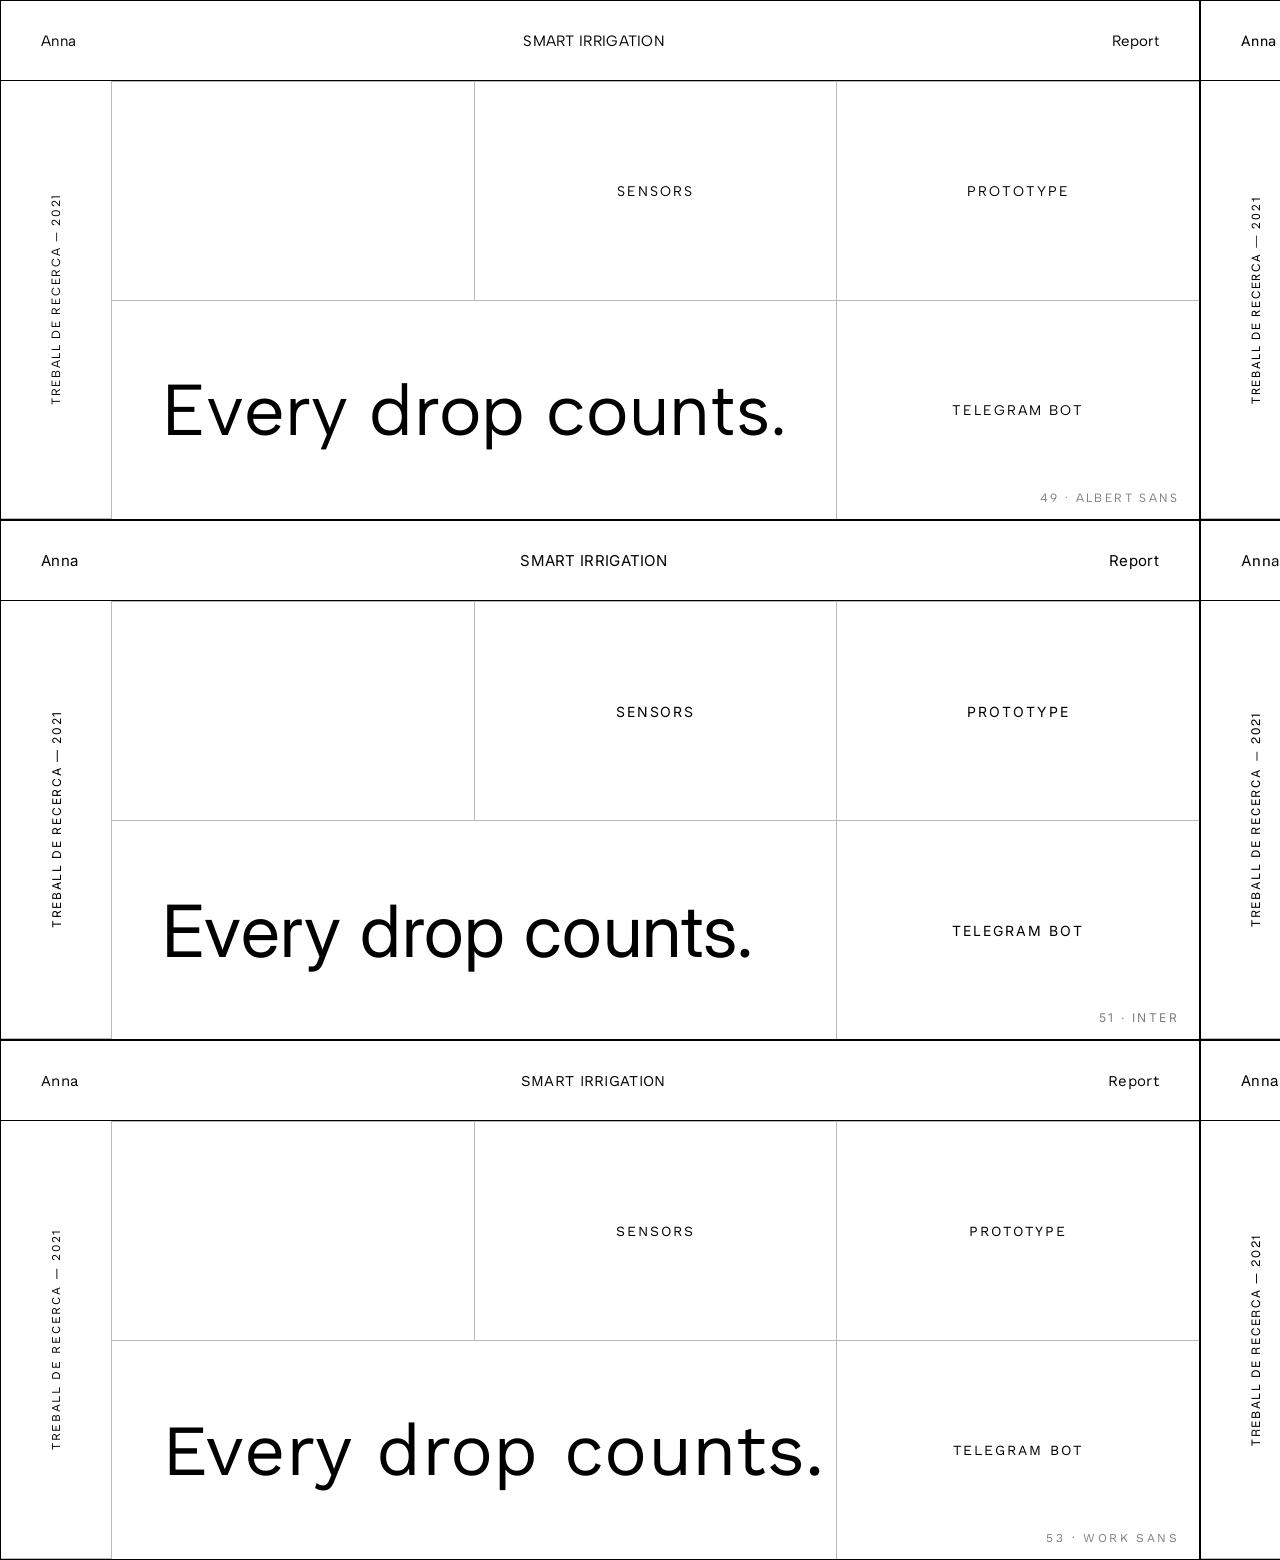
<file: billboard/type/homestead.html>
<!doctype html><html><head><meta charset="utf-8"><title>Homestead Style</title>
<link href="https://fonts.googleapis.com/css2?family=Albert+Sans:wght@300;400&family=Hanken+Grotesk:wght@300;400&family=Inter:wght@300;400&family=Public+Sans:wght@300;400&family=Work+Sans:wght@300;400&family=Geist:wght@300;400&display=swap" rel="stylesheet">
<style>body{margin:0;background:#fff;color:#000}.g{display:grid;grid-template-columns:1fr 1fr;width:2400px}
.c{height:520px;border:1px solid #000;position:relative;box-sizing:border-box;display:grid;grid-template-columns:110px 1fr 1fr 1fr;grid-template-rows:80px 1fr 1fr}
.c>div{border-left:1px solid #bbb;border-top:1px solid #bbb;display:flex;align-items:center;justify-content:center;font-size:14px;letter-spacing:.14em;text-transform:uppercase}
.top{grid-column:1/-1;display:flex!important;justify-content:space-between!important;padding:0 40px;font-size:15px!important;letter-spacing:.02em!important;text-transform:none!important;border-left:0!important;border-top:0!important;border-bottom:1px solid #000}
.side{grid-row:2/4;writing-mode:vertical-rl;transform:rotate(180deg);font-size:12px!important;border-left:0!important}
.big{grid-column:2/4;justify-content:flex-start!important;padding-left:50px;font-size:72px!important;letter-spacing:.005em!important;text-transform:none!important}
.n{position:absolute;bottom:14px;right:20px;font-size:12px;letter-spacing:.2em;opacity:.5;text-transform:uppercase}</style></head><body><div class="g">
<div class="c" style="font-family:'Albert Sans'"><div class="top"><span>Anna</span><span>SMART IRRIGATION</span><span>Report</span></div>
<div class="side">Treball de recerca — 2021</div><div style="grid-column:2/3"></div><div>Sensors</div><div>Prototype</div>
<div class="big">Every drop counts.</div><div>Telegram bot</div><span class="n">49 · Albert Sans</span></div>
<div class="c" style="font-family:'Hanken Grotesk'"><div class="top"><span>Anna</span><span>SMART IRRIGATION</span><span>Report</span></div>
<div class="side">Treball de recerca — 2021</div><div style="grid-column:2/3"></div><div>Sensors</div><div>Prototype</div>
<div class="big">Every drop counts.</div><div>Telegram bot</div><span class="n">50 · Hanken Grotesk</span></div>
<div class="c" style="font-family:'Inter'"><div class="top"><span>Anna</span><span>SMART IRRIGATION</span><span>Report</span></div>
<div class="side">Treball de recerca — 2021</div><div style="grid-column:2/3"></div><div>Sensors</div><div>Prototype</div>
<div class="big">Every drop counts.</div><div>Telegram bot</div><span class="n">51 · Inter</span></div>
<div class="c" style="font-family:'Public Sans'"><div class="top"><span>Anna</span><span>SMART IRRIGATION</span><span>Report</span></div>
<div class="side">Treball de recerca — 2021</div><div style="grid-column:2/3"></div><div>Sensors</div><div>Prototype</div>
<div class="big">Every drop counts.</div><div>Telegram bot</div><span class="n">52 · Public Sans</span></div>
<div class="c" style="font-family:'Work Sans'"><div class="top"><span>Anna</span><span>SMART IRRIGATION</span><span>Report</span></div>
<div class="side">Treball de recerca — 2021</div><div style="grid-column:2/3"></div><div>Sensors</div><div>Prototype</div>
<div class="big">Every drop counts.</div><div>Telegram bot</div><span class="n">53 · Work Sans</span></div>
<div class="c" style="font-family:'Geist'"><div class="top"><span>Anna</span><span>SMART IRRIGATION</span><span>Report</span></div>
<div class="side">Treball de recerca — 2021</div><div style="grid-column:2/3"></div><div>Sensors</div><div>Prototype</div>
<div class="big">Every drop counts.</div><div>Telegram bot</div><span class="n">54 · Geist</span></div>
</div></body></html>
</file>
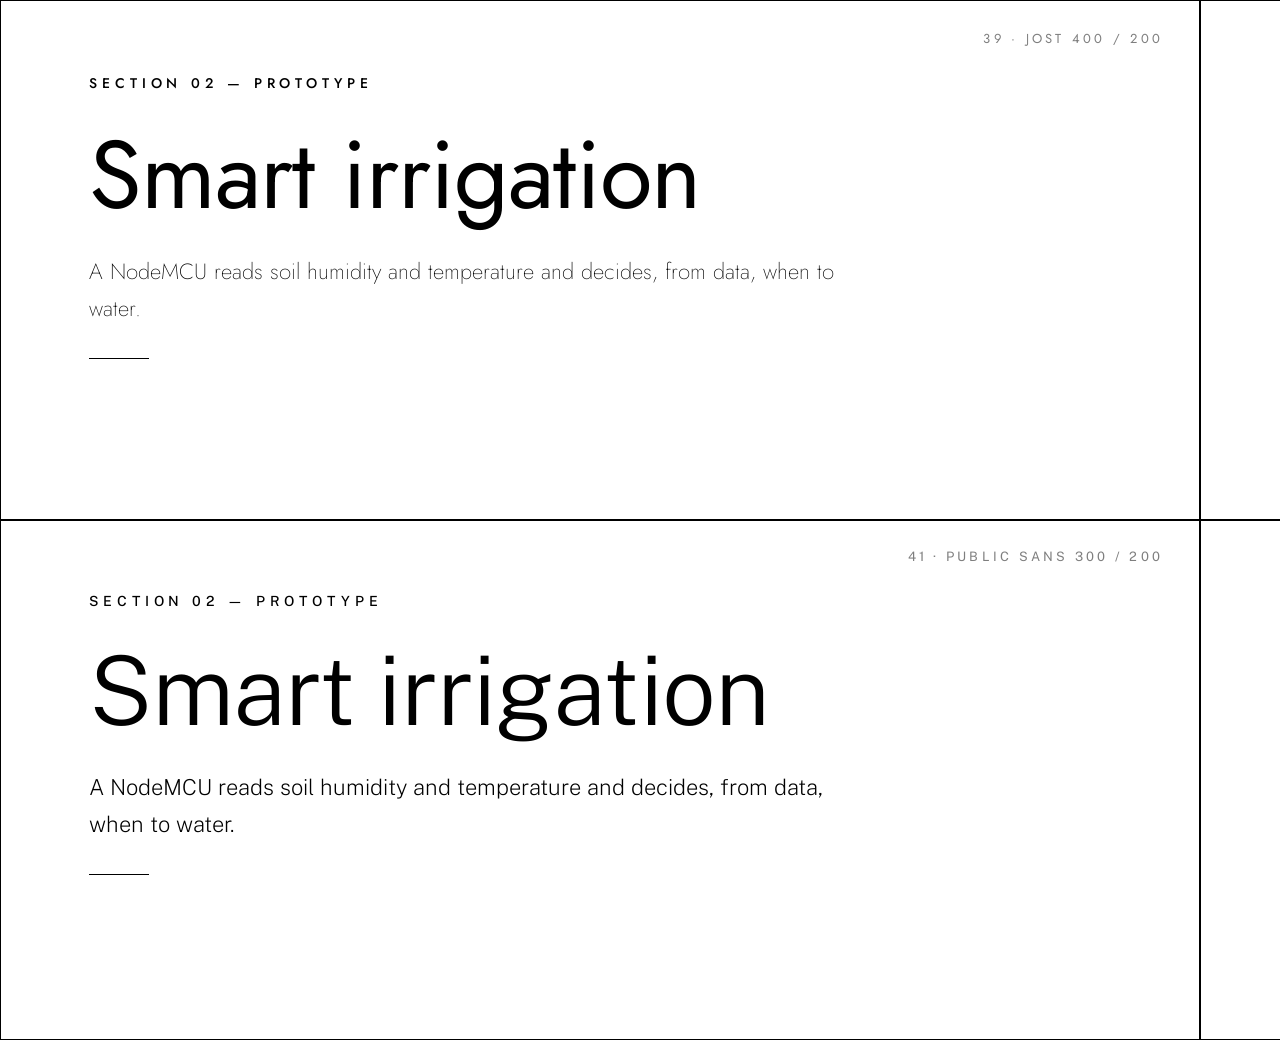
<file: billboard/type/light-body.html>
<!doctype html><html><head><meta charset="utf-8"><title>Light Body Specimens</title>
<link href="https://fonts.googleapis.com/css2?family=Jost:wght@200;300;400;500&family=Public+Sans:wght@200;300;400;500&display=swap" rel="stylesheet">
<style>body{margin:0;background:#fff;color:#000}.g{display:grid;grid-template-columns:1fr 1fr;width:2400px}
.c{height:520px;padding:72px 88px;box-sizing:border-box;border:1px solid #000;position:relative}
.n{position:absolute;top:28px;right:36px;font-size:13px;letter-spacing:.25em;text-transform:uppercase;opacity:.5}
.k{font-size:14px;letter-spacing:.35em;text-transform:uppercase;margin:0}
.h{font-size:96px;line-height:1;letter-spacing:-.01em;margin:34px 0 30px}
.b{font-size:22px;line-height:1.7;max-width:760px;margin:0}
hr{border:0;border-top:1px solid #000;width:60px;margin:30px 0 0}</style></head><body><div class="g">
<div class="c" style="font-family:'Jost'"><span class="n">39 · Jost 400 / 200</span>
<p class="k" style="font-weight:500">Section 02 — Prototype</p>
<h2 class="h" style="font-weight:400">Smart irrigation</h2>
<p class="b" style="font-weight:200;color:#000">A NodeMCU reads soil humidity and temperature and decides, from data, when to water.</p><hr></div>
<div class="c" style="font-family:'Jost'"><span class="n">40 · Jost 300 / 200 grey</span>
<p class="k" style="font-weight:500">Section 02 — Prototype</p>
<h2 class="h" style="font-weight:300">Smart irrigation</h2>
<p class="b" style="font-weight:200;color:#555">A NodeMCU reads soil humidity and temperature and decides, from data, when to water.</p><hr></div>
<div class="c" style="font-family:'Public Sans'"><span class="n">41 · Public Sans 300 / 200</span>
<p class="k" style="font-weight:500">Section 02 — Prototype</p>
<h2 class="h" style="font-weight:300">Smart irrigation</h2>
<p class="b" style="font-weight:200;color:#000">A NodeMCU reads soil humidity and temperature and decides, from data, when to water.</p><hr></div>
<div class="c" style="font-family:'Public Sans'"><span class="n">42 · Public Sans 400 / 200 grey</span>
<p class="k" style="font-weight:500">Section 02 — Prototype</p>
<h2 class="h" style="font-weight:400">Smart irrigation</h2>
<p class="b" style="font-weight:200;color:#555">A NodeMCU reads soil humidity and temperature and decides, from data, when to water.</p><hr></div>
</div></body></html>
</file>
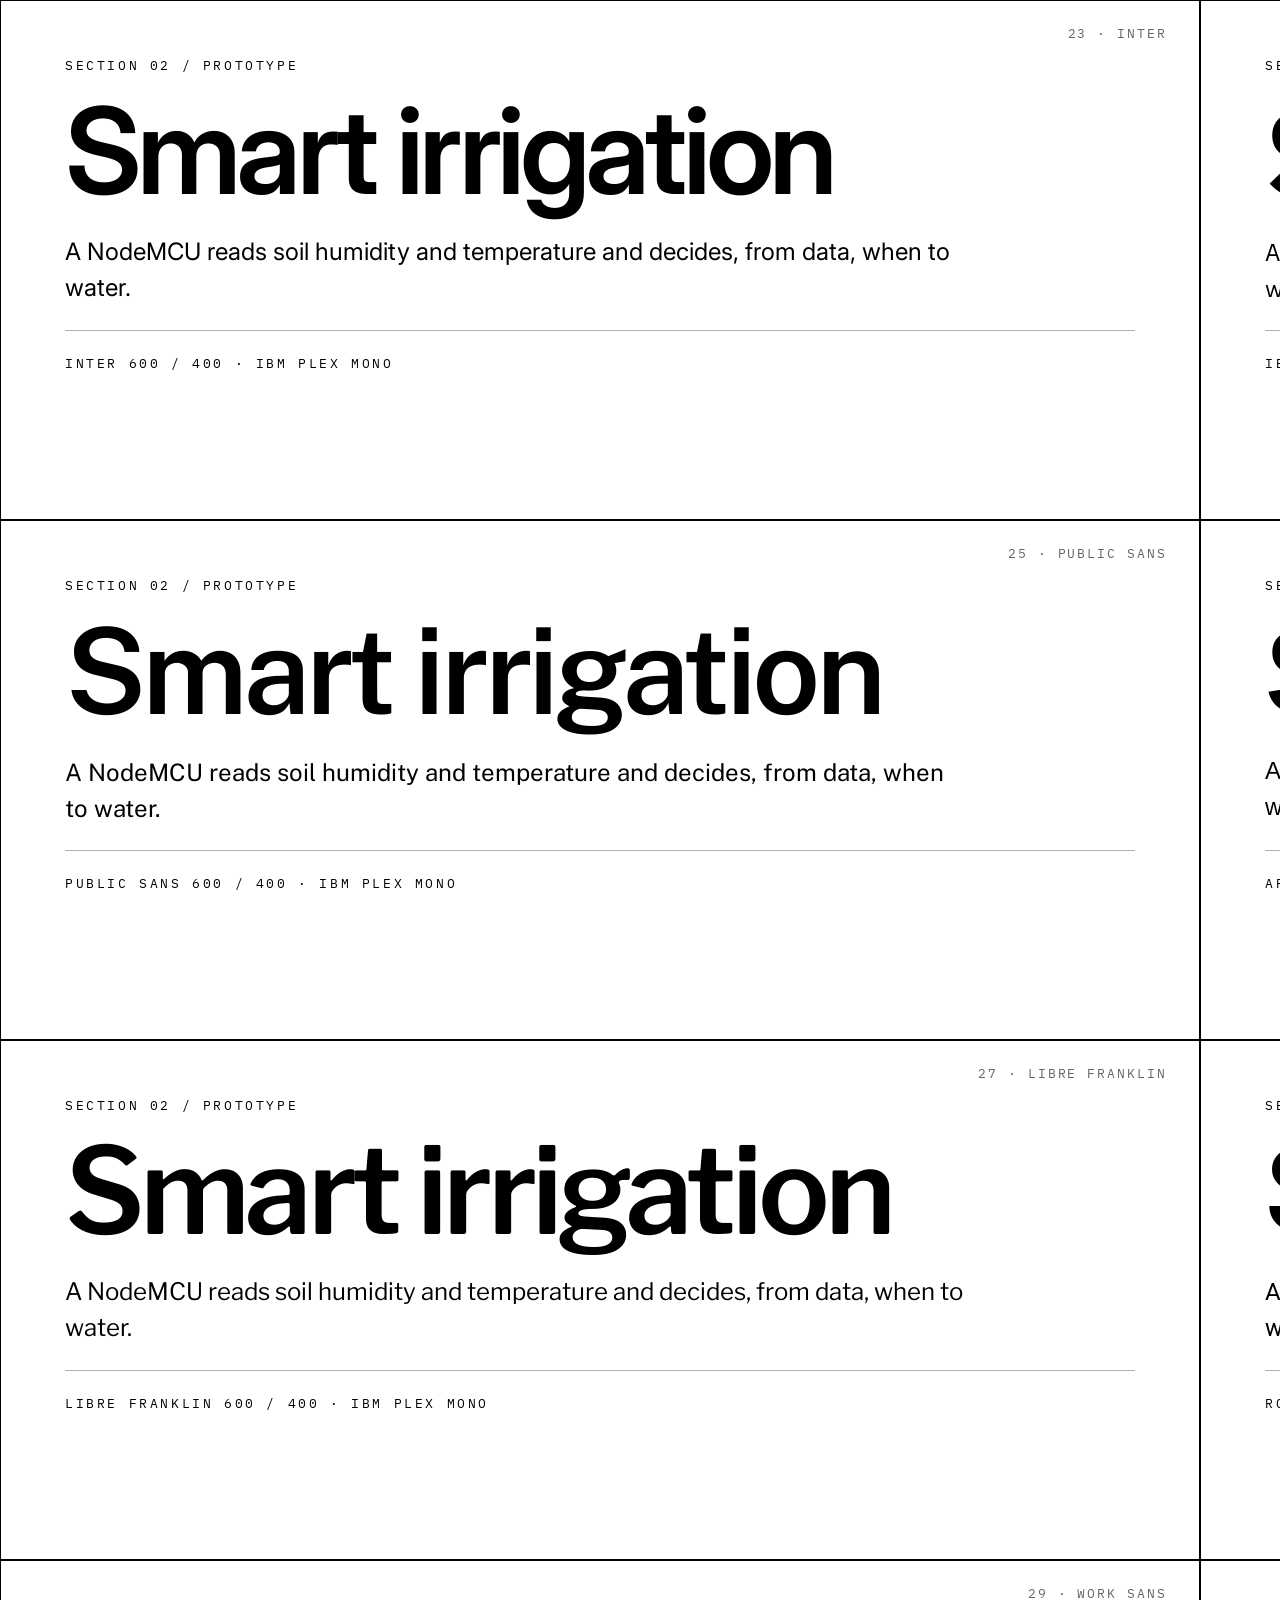
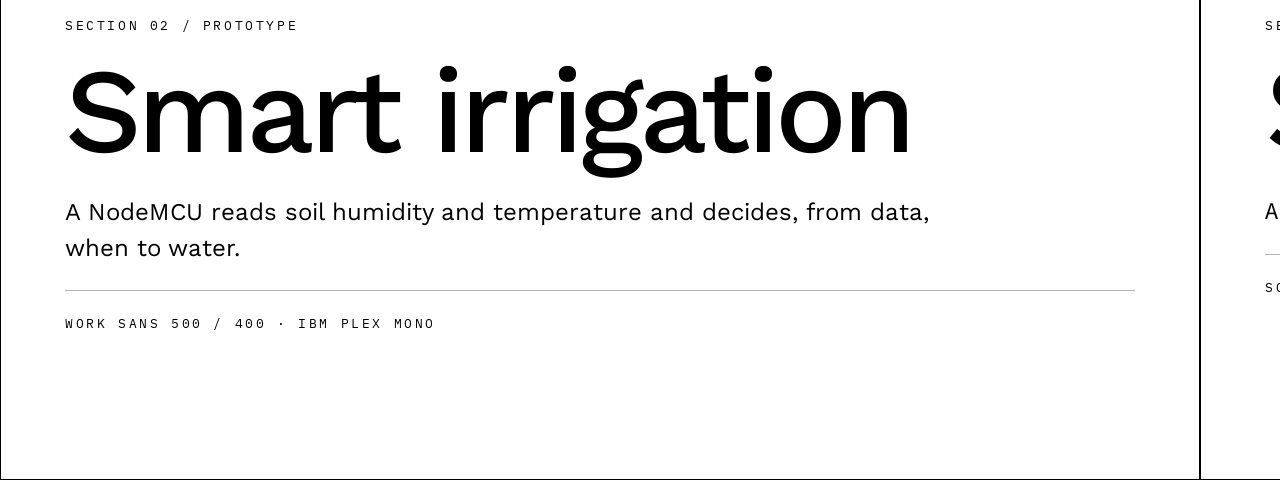
<file: billboard/type/neutral.html>
<!doctype html><html><head><meta charset="utf-8"><title>Neutral Specimens</title>
<link href="https://fonts.googleapis.com/css2?family=Arimo:wght@400;500;600;700&family=IBM+Plex+Sans:wght@400;500;600;700&family=Inter:wght@400;500;600;700&family=Libre+Franklin:wght@400;500;600;700&family=Public+Sans:wght@400;500;600;700&family=Roboto:wght@400;500;600;700&family=Source+Sans+3:wght@400;500;600;700&family=Work+Sans:wght@400;500;600;700&family=IBM+Plex+Mono&display=swap" rel="stylesheet">
<style>
body{margin:0;background:#fff;color:#000}
.g{display:grid;grid-template-columns:1fr 1fr;width:2400px}
.c{height:520px;padding:56px 64px;box-sizing:border-box;border:1px solid #000;position:relative}
.n{position:absolute;top:24px;right:32px;font:13px "IBM Plex Mono";letter-spacing:.15em;text-transform:uppercase;opacity:.6}
.h{margin:20px 0 26px;line-height:.95;font-size:120px;letter-spacing:-.04em}
.b{font-size:24px;line-height:1.5;max-width:900px;margin:0}
.l{font-size:13px;letter-spacing:.2em;text-transform:uppercase;margin:0}
hr{border:0;border-top:1px solid #000;margin:24px 0;opacity:.3}
</style></head><body><div class="g">
<div class="c"><span class="n">23 · Inter</span><p class="l" style="font-family:'IBM Plex Mono'">Section 02 / Prototype</p>
<h2 class="h" style="font-family:'Inter';font-weight:600">Smart irrigation</h2>
<p class="b" style="font-family:'Inter';font-weight:400">A NodeMCU reads soil humidity and temperature and decides, from data, when to water.</p><hr>
<p class="l" style="font-family:'IBM Plex Mono'">Inter 600 / 400 · IBM Plex Mono</p></div>
<div class="c"><span class="n">24 · IBM Plex Sans</span><p class="l" style="font-family:'IBM Plex Mono'">Section 02 / Prototype</p>
<h2 class="h" style="font-family:'IBM Plex Sans';font-weight:600">Smart irrigation</h2>
<p class="b" style="font-family:'IBM Plex Sans';font-weight:400">A NodeMCU reads soil humidity and temperature and decides, from data, when to water.</p><hr>
<p class="l" style="font-family:'IBM Plex Mono'">IBM Plex Sans 600 / 400 · IBM Plex Mono</p></div>
<div class="c"><span class="n">25 · Public Sans</span><p class="l" style="font-family:'IBM Plex Mono'">Section 02 / Prototype</p>
<h2 class="h" style="font-family:'Public Sans';font-weight:600">Smart irrigation</h2>
<p class="b" style="font-family:'Public Sans';font-weight:400">A NodeMCU reads soil humidity and temperature and decides, from data, when to water.</p><hr>
<p class="l" style="font-family:'IBM Plex Mono'">Public Sans 600 / 400 · IBM Plex Mono</p></div>
<div class="c"><span class="n">26 · Arimo</span><p class="l" style="font-family:'IBM Plex Mono'">Section 02 / Prototype</p>
<h2 class="h" style="font-family:'Arimo';font-weight:700">Smart irrigation</h2>
<p class="b" style="font-family:'Arimo';font-weight:400">A NodeMCU reads soil humidity and temperature and decides, from data, when to water.</p><hr>
<p class="l" style="font-family:'IBM Plex Mono'">Arimo 700 / 400 · IBM Plex Mono</p></div>
<div class="c"><span class="n">27 · Libre Franklin</span><p class="l" style="font-family:'IBM Plex Mono'">Section 02 / Prototype</p>
<h2 class="h" style="font-family:'Libre Franklin';font-weight:600">Smart irrigation</h2>
<p class="b" style="font-family:'Libre Franklin';font-weight:400">A NodeMCU reads soil humidity and temperature and decides, from data, when to water.</p><hr>
<p class="l" style="font-family:'IBM Plex Mono'">Libre Franklin 600 / 400 · IBM Plex Mono</p></div>
<div class="c"><span class="n">28 · Roboto</span><p class="l" style="font-family:'IBM Plex Mono'">Section 02 / Prototype</p>
<h2 class="h" style="font-family:'Roboto';font-weight:500">Smart irrigation</h2>
<p class="b" style="font-family:'Roboto';font-weight:400">A NodeMCU reads soil humidity and temperature and decides, from data, when to water.</p><hr>
<p class="l" style="font-family:'IBM Plex Mono'">Roboto 500 / 400 · IBM Plex Mono</p></div>
<div class="c"><span class="n">29 · Work Sans</span><p class="l" style="font-family:'IBM Plex Mono'">Section 02 / Prototype</p>
<h2 class="h" style="font-family:'Work Sans';font-weight:500">Smart irrigation</h2>
<p class="b" style="font-family:'Work Sans';font-weight:400">A NodeMCU reads soil humidity and temperature and decides, from data, when to water.</p><hr>
<p class="l" style="font-family:'IBM Plex Mono'">Work Sans 500 / 400 · IBM Plex Mono</p></div>
<div class="c"><span class="n">30 · Source Sans 3</span><p class="l" style="font-family:'IBM Plex Mono'">Section 02 / Prototype</p>
<h2 class="h" style="font-family:'Source Sans 3';font-weight:600">Smart irrigation</h2>
<p class="b" style="font-family:'Source Sans 3';font-weight:400">A NodeMCU reads soil humidity and temperature and decides, from data, when to water.</p><hr>
<p class="l" style="font-family:'IBM Plex Mono'">Source Sans 3 600 / 400 · IBM Plex Mono</p></div>
</div></body></html>
</file>
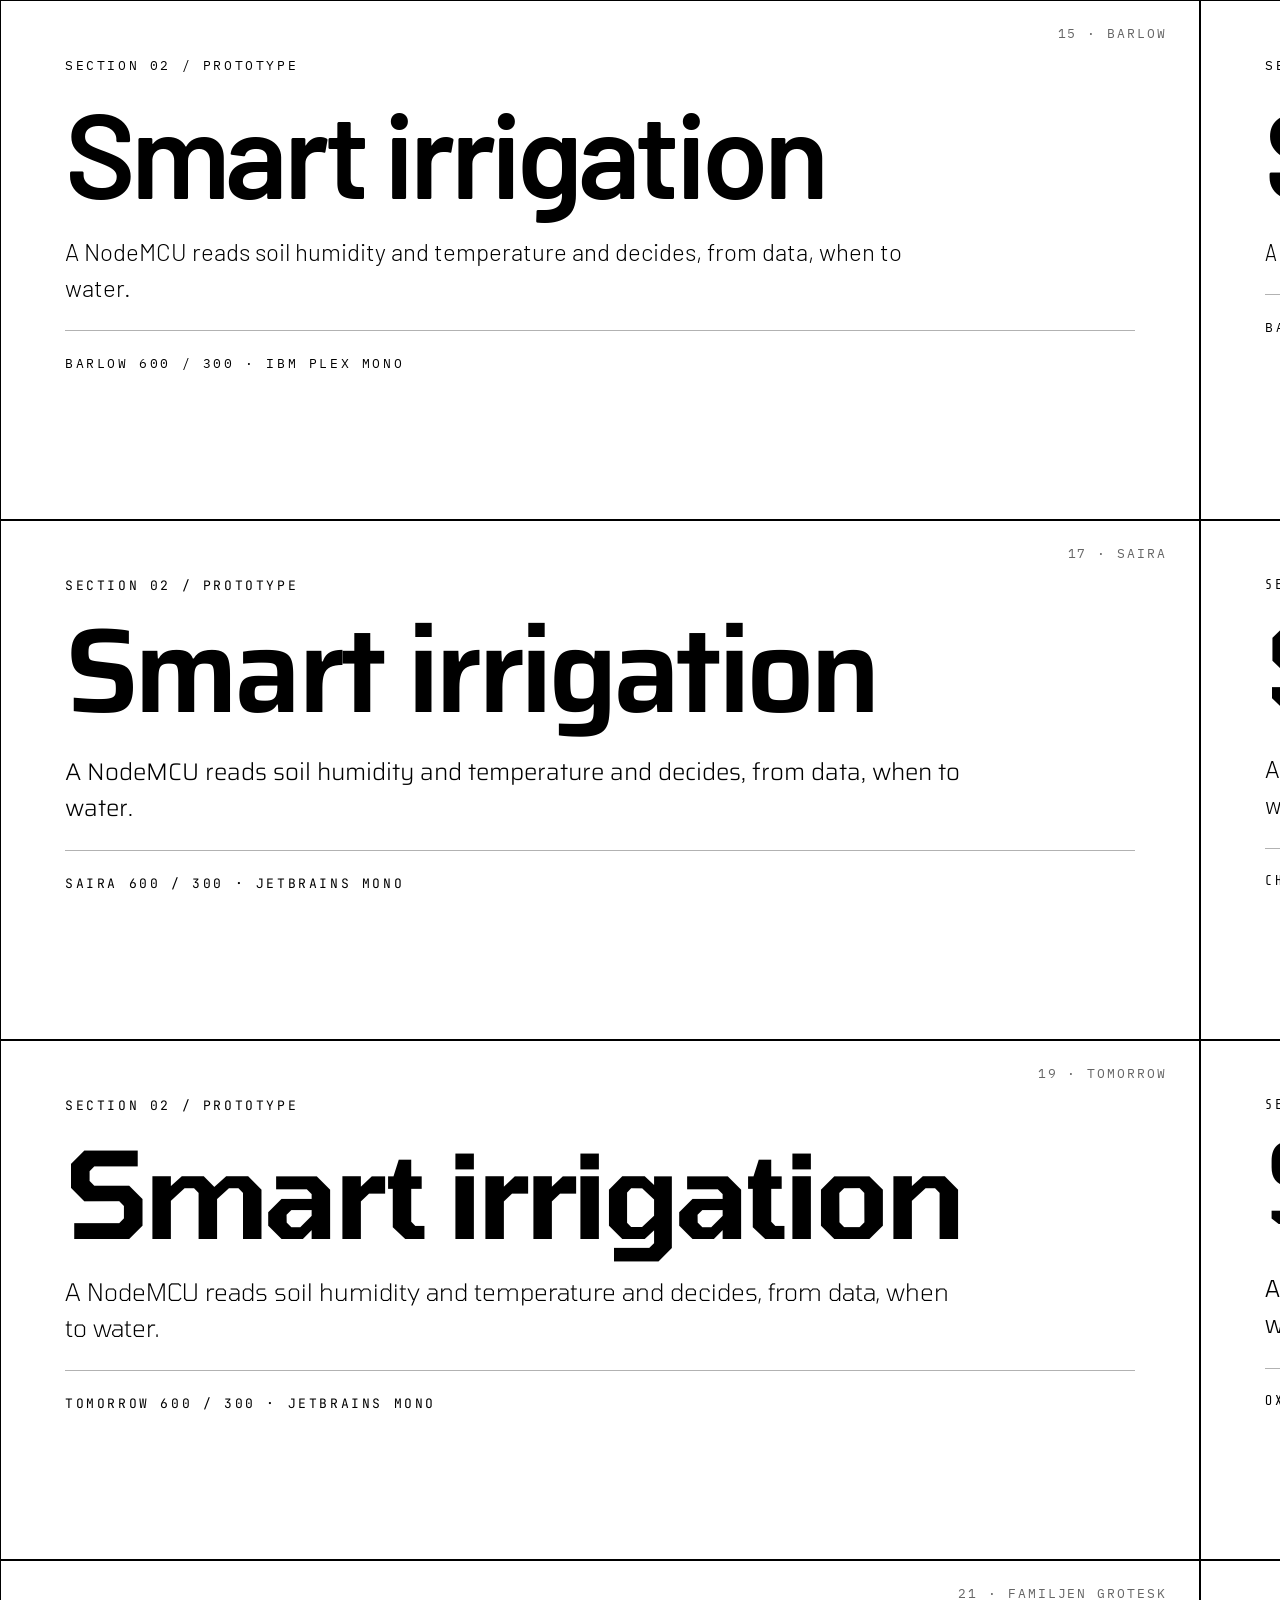
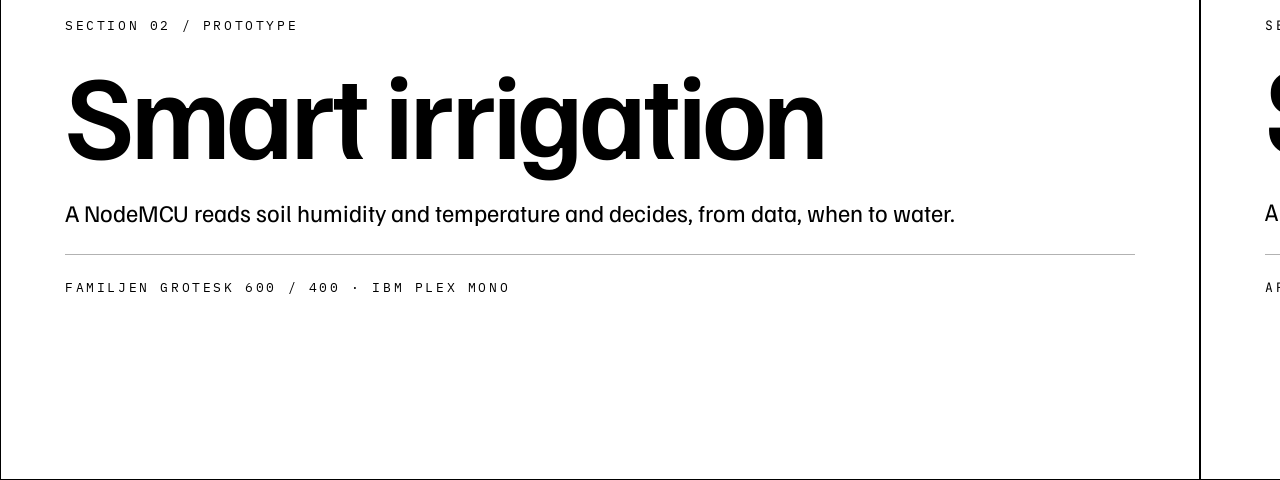
<file: billboard/type/sharp.html>
<!doctype html><html><head><meta charset="utf-8"><title>Sharp Specimens</title>
<link href="https://fonts.googleapis.com/css2?family=Archivo+Narrow:wght@300;400;600&family=Barlow:wght@300;400;600&family=Barlow+Semi+Condensed:wght@300;400;600&family=Chakra+Petch:wght@300;400;600&family=Familjen+Grotesk:wght@300;400;600&family=Oxanium:wght@300;400;600&family=Saira:wght@300;400;600&family=Tomorrow:wght@300;400;600&family=IBM+Plex+Mono&family=JetBrains+Mono&family=Share+Tech+Mono&display=swap" rel="stylesheet">
<style>
body{margin:0;background:#fff;color:#000}
.g{display:grid;grid-template-columns:1fr 1fr;width:2400px}
.c{height:520px;padding:56px 64px;box-sizing:border-box;border:1px solid #000;position:relative}
.n{position:absolute;top:24px;right:32px;font:13px "IBM Plex Mono";letter-spacing:.15em;text-transform:uppercase;opacity:.6}
.h{margin:20px 0 26px;line-height:.95;font-size:120px;letter-spacing:-.04em}
.b{font-size:24px;line-height:1.5;max-width:900px;margin:0}
.l{font-size:13px;letter-spacing:.2em;text-transform:uppercase;margin:0}
hr{border:0;border-top:1px solid #000;margin:24px 0;opacity:.3}
</style></head><body><div class="g">
<div class="c"><span class="n">15 · Barlow</span><p class="l" style="font-family:'IBM Plex Mono'">Section 02 / Prototype</p>
<h2 class="h" style="font-family:'Barlow';font-weight:600">Smart irrigation</h2>
<p class="b" style="font-family:'Barlow';font-weight:300">A NodeMCU reads soil humidity and temperature and decides, from data, when to water.</p><hr>
<p class="l" style="font-family:'IBM Plex Mono'">Barlow 600 / 300 · IBM Plex Mono</p></div>
<div class="c"><span class="n">16 · Barlow Semi Condensed</span><p class="l" style="font-family:'IBM Plex Mono'">Section 02 / Prototype</p>
<h2 class="h" style="font-family:'Barlow Semi Condensed';font-weight:600">Smart irrigation</h2>
<p class="b" style="font-family:'Barlow Semi Condensed';font-weight:300">A NodeMCU reads soil humidity and temperature and decides, from data, when to water.</p><hr>
<p class="l" style="font-family:'IBM Plex Mono'">Barlow Semi Condensed 600 / 300 · IBM Plex Mono</p></div>
<div class="c"><span class="n">17 · Saira</span><p class="l" style="font-family:'JetBrains Mono'">Section 02 / Prototype</p>
<h2 class="h" style="font-family:'Saira';font-weight:600">Smart irrigation</h2>
<p class="b" style="font-family:'Saira';font-weight:300">A NodeMCU reads soil humidity and temperature and decides, from data, when to water.</p><hr>
<p class="l" style="font-family:'JetBrains Mono'">Saira 600 / 300 · JetBrains Mono</p></div>
<div class="c"><span class="n">18 · Chakra Petch</span><p class="l" style="font-family:'Share Tech Mono'">Section 02 / Prototype</p>
<h2 class="h" style="font-family:'Chakra Petch';font-weight:600">Smart irrigation</h2>
<p class="b" style="font-family:'Chakra Petch';font-weight:300">A NodeMCU reads soil humidity and temperature and decides, from data, when to water.</p><hr>
<p class="l" style="font-family:'Share Tech Mono'">Chakra Petch 600 / 300 · Share Tech Mono</p></div>
<div class="c"><span class="n">19 · Tomorrow</span><p class="l" style="font-family:'JetBrains Mono'">Section 02 / Prototype</p>
<h2 class="h" style="font-family:'Tomorrow';font-weight:600">Smart irrigation</h2>
<p class="b" style="font-family:'Tomorrow';font-weight:300">A NodeMCU reads soil humidity and temperature and decides, from data, when to water.</p><hr>
<p class="l" style="font-family:'JetBrains Mono'">Tomorrow 600 / 300 · JetBrains Mono</p></div>
<div class="c"><span class="n">20 · Oxanium</span><p class="l" style="font-family:'Share Tech Mono'">Section 02 / Prototype</p>
<h2 class="h" style="font-family:'Oxanium';font-weight:600">Smart irrigation</h2>
<p class="b" style="font-family:'Oxanium';font-weight:300">A NodeMCU reads soil humidity and temperature and decides, from data, when to water.</p><hr>
<p class="l" style="font-family:'Share Tech Mono'">Oxanium 600 / 300 · Share Tech Mono</p></div>
<div class="c"><span class="n">21 · Familjen Grotesk</span><p class="l" style="font-family:'IBM Plex Mono'">Section 02 / Prototype</p>
<h2 class="h" style="font-family:'Familjen Grotesk';font-weight:600">Smart irrigation</h2>
<p class="b" style="font-family:'Familjen Grotesk';font-weight:400">A NodeMCU reads soil humidity and temperature and decides, from data, when to water.</p><hr>
<p class="l" style="font-family:'IBM Plex Mono'">Familjen Grotesk 600 / 400 · IBM Plex Mono</p></div>
<div class="c"><span class="n">22 · Archivo Narrow</span><p class="l" style="font-family:'JetBrains Mono'">Section 02 / Prototype</p>
<h2 class="h" style="font-family:'Archivo Narrow';font-weight:600">Smart irrigation</h2>
<p class="b" style="font-family:'Archivo Narrow';font-weight:400">A NodeMCU reads soil humidity and temperature and decides, from data, when to water.</p><hr>
<p class="l" style="font-family:'JetBrains Mono'">Archivo Narrow 600 / 400 · JetBrains Mono</p></div>
</div></body></html>
</file>
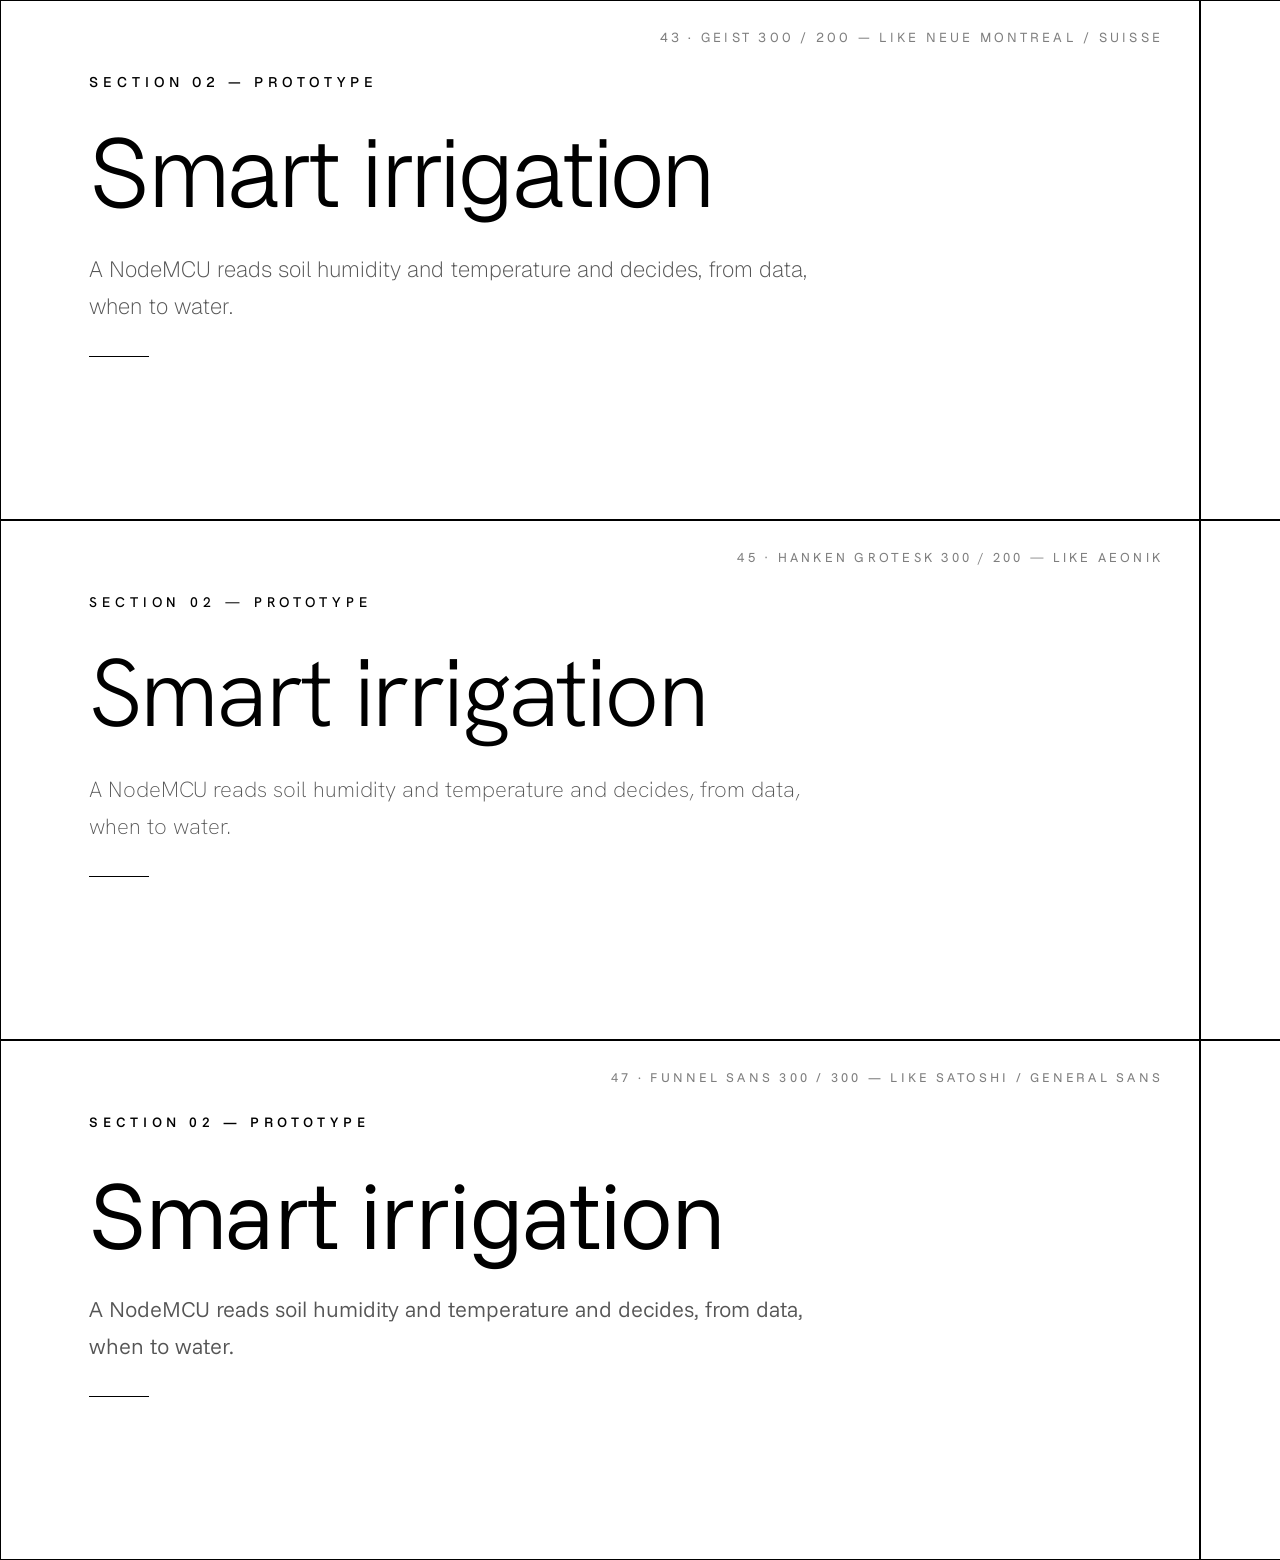
<file: billboard/type/soft.html>
<!doctype html><html><head><meta charset="utf-8"><title>Soft Clean Specimens</title>
<link href="https://fonts.googleapis.com/css2?family=Funnel+Sans:wght@200;300;400;500&family=Geist:wght@200;300;400;500&family=Hanken+Grotesk:wght@200;300;400;500&family=Host+Grotesk:wght@200;300;400;500&family=Instrument+Sans:wght@200;300;400;500&family=Inter+Tight:wght@200;300;400;500&display=swap" rel="stylesheet">
<style>body{margin:0;background:#fff;color:#000}.g{display:grid;grid-template-columns:1fr 1fr;width:2400px}
.c{height:520px;padding:72px 88px;box-sizing:border-box;border:1px solid #000;position:relative}
.n{position:absolute;top:28px;right:36px;font-size:13px;letter-spacing:.25em;text-transform:uppercase;opacity:.5}
.k{font-size:14px;letter-spacing:.35em;text-transform:uppercase;margin:0}
.h{font-size:96px;line-height:1;letter-spacing:-.01em;margin:34px 0 30px}
.b{font-size:22px;line-height:1.7;max-width:760px;margin:0}
hr{border:0;border-top:1px solid #000;width:60px;margin:30px 0 0}</style></head><body><div class="g">
<div class="c" style="font-family:'Geist'"><span class="n">43 · Geist 300 / 200 — Like Neue Montreal / Suisse</span>
<p class="k" style="font-weight:500">Section 02 — Prototype</p>
<h2 class="h" style="font-weight:300;letter-spacing:-.025em">Smart irrigation</h2>
<p class="b" style="font-weight:200;color:#555">A NodeMCU reads soil humidity and temperature and decides, from data, when to water.</p><hr></div>
<div class="c" style="font-family:'Inter Tight'"><span class="n">44 · Inter Tight 300 / 200 — Like Helvetica Now Display</span>
<p class="k" style="font-weight:500">Section 02 — Prototype</p>
<h2 class="h" style="font-weight:300;letter-spacing:-.025em">Smart irrigation</h2>
<p class="b" style="font-weight:200;color:#555">A NodeMCU reads soil humidity and temperature and decides, from data, when to water.</p><hr></div>
<div class="c" style="font-family:'Hanken Grotesk'"><span class="n">45 · Hanken Grotesk 300 / 200 — Like Aeonik</span>
<p class="k" style="font-weight:500">Section 02 — Prototype</p>
<h2 class="h" style="font-weight:300;letter-spacing:-.025em">Smart irrigation</h2>
<p class="b" style="font-weight:200;color:#555">A NodeMCU reads soil humidity and temperature and decides, from data, when to water.</p><hr></div>
<div class="c" style="font-family:'Host Grotesk'"><span class="n">46 · Host Grotesk 300 / 300 — Like Haffer / Founders</span>
<p class="k" style="font-weight:500">Section 02 — Prototype</p>
<h2 class="h" style="font-weight:300;letter-spacing:-.025em">Smart irrigation</h2>
<p class="b" style="font-weight:300;color:#555">A NodeMCU reads soil humidity and temperature and decides, from data, when to water.</p><hr></div>
<div class="c" style="font-family:'Funnel Sans'"><span class="n">47 · Funnel Sans 300 / 300 — Like Satoshi / General Sans</span>
<p class="k" style="font-weight:500">Section 02 — Prototype</p>
<h2 class="h" style="font-weight:300;letter-spacing:-.025em">Smart irrigation</h2>
<p class="b" style="font-weight:300;color:#555">A NodeMCU reads soil humidity and temperature and decides, from data, when to water.</p><hr></div>
<div class="c" style="font-family:'Instrument Sans'"><span class="n">48 · Instrument Sans 400 / 400 — Like Switzer</span>
<p class="k" style="font-weight:500">Section 02 — Prototype</p>
<h2 class="h" style="font-weight:400;letter-spacing:-.025em">Smart irrigation</h2>
<p class="b" style="font-weight:400;color:#555">A NodeMCU reads soil humidity and temperature and decides, from data, when to water.</p><hr></div>
</div></body></html>
</file>
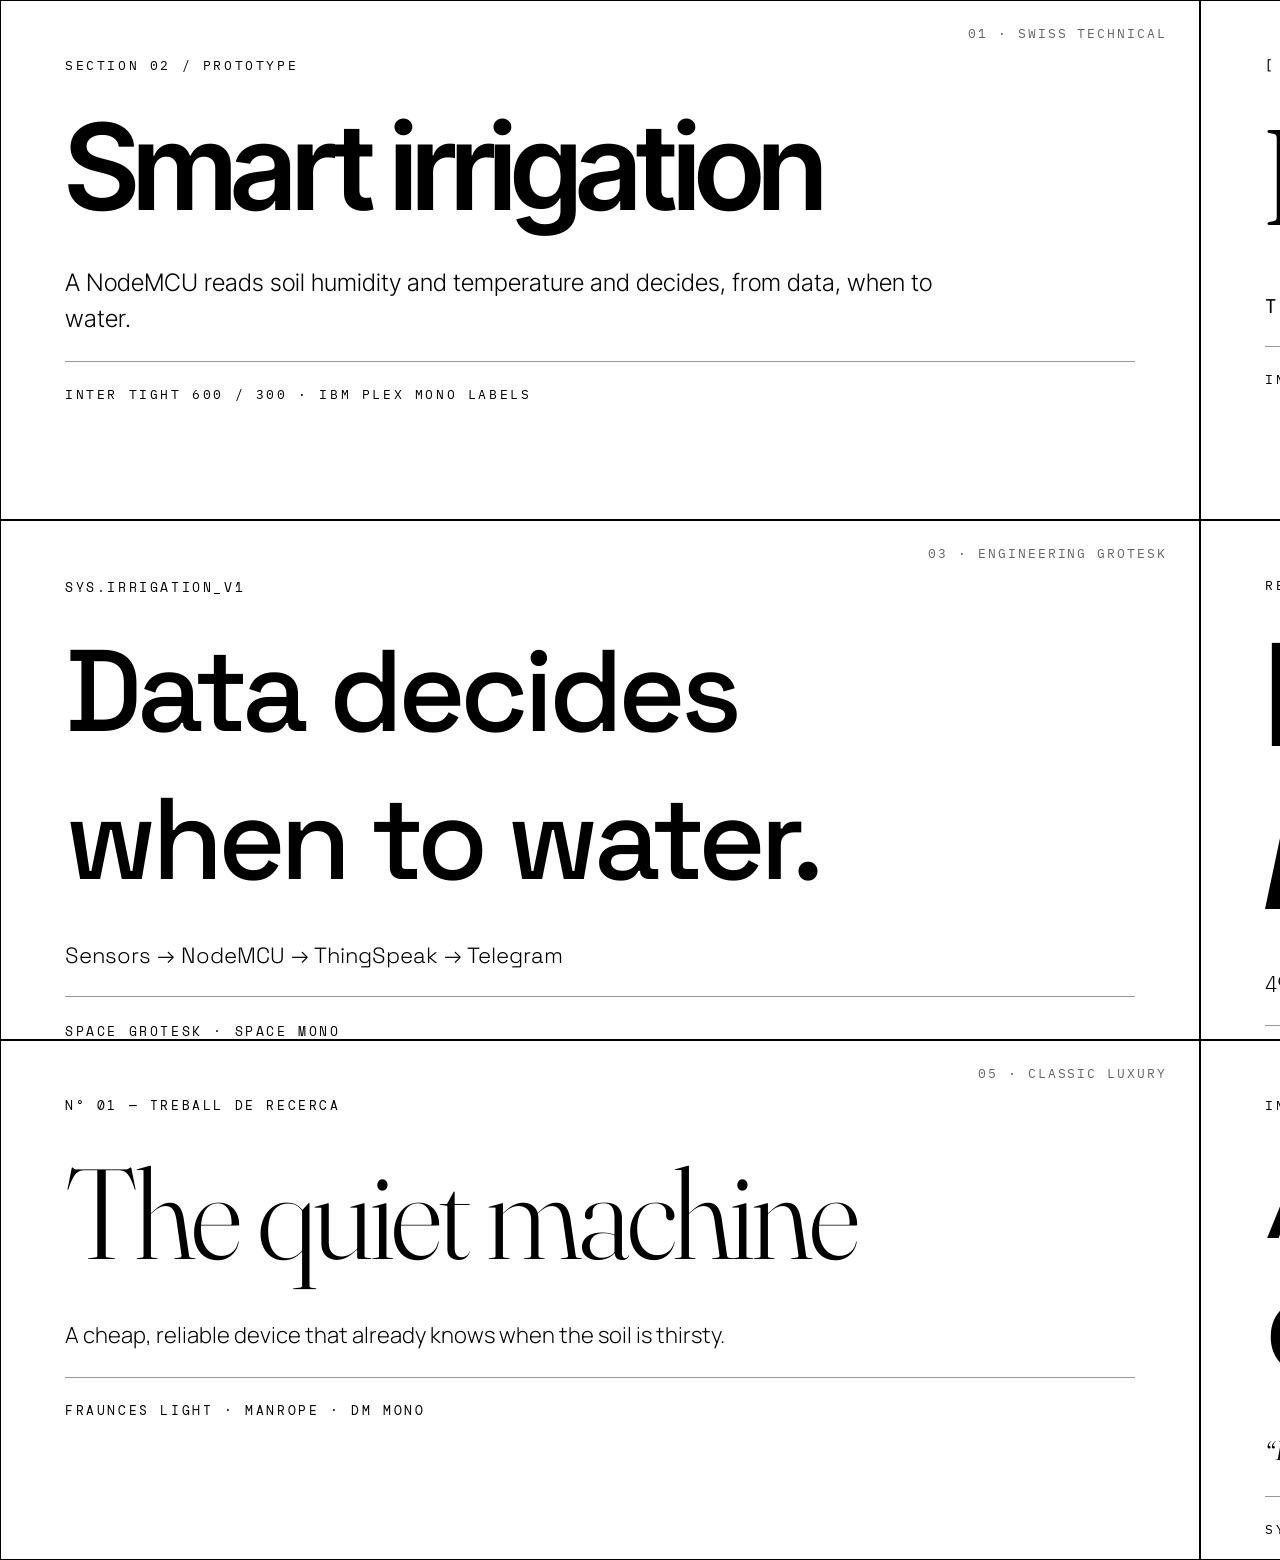
<file: billboard/type/specimens.html>
<!doctype html><html><head><meta charset="utf-8"><title>Type Specimens</title>
<link href="https://fonts.googleapis.com/css2?family=Inter+Tight:wght@300;600&family=IBM+Plex+Mono:wght@400&family=IBM+Plex+Sans+Condensed:wght@300;600&family=Instrument+Serif&family=JetBrains+Mono:wght@400&family=Space+Grotesk:wght@300;500&family=Space+Mono&family=Fraunces:opsz,wght@144,300&family=Archivo:wdth,wght@62..125,200..800&family=DM+Mono&family=Cormorant+Garamond:wght@400&family=Manrope:wght@300;600&family=Syne:wght@500&display=swap" rel="stylesheet">
<style>
body{margin:0;background:#fff;color:#000;font-family:"IBM Plex Mono";}
.g{display:grid;grid-template-columns:1fr 1fr;width:2400px}
.c{height:520px;padding:56px 64px;box-sizing:border-box;border:1px solid #000;position:relative;overflow:hidden}

.n{position:absolute;top:24px;right:32px;font:13px "IBM Plex Mono";letter-spacing:.15em;text-transform:uppercase;opacity:.6}
.h{margin:20px 0 26px;line-height:.95}
.b{font-size:22px;line-height:1.5;max-width:900px;margin:0}
.l{font:13px "IBM Plex Mono";letter-spacing:.2em;text-transform:uppercase;margin:0}
hr{border:0;border-top:1px solid currentColor;margin:24px 0;opacity:.4}
</style></head><body><div class="g">

<div class="c"><span class="n">01 · Swiss technical</span><p class="l">Section 02 / Prototype</p>
<h2 class="h" style="font:600 120px 'Inter Tight';letter-spacing:-.04em">Smart irrigation</h2>
<p class="b" style="font:300 24px/1.5 'Inter Tight'">A NodeMCU reads soil humidity and temperature and decides, from data, when to water.</p><hr><p class="l">Inter Tight 600 / 300 · IBM Plex Mono labels</p></div>

<div class="c"><span class="n">02 · Editorial serif + mono</span><p class="l" style="font-family:'JetBrains Mono'">[ FIG. 01 ] — Evapotranspiration</p>
<h2 class="h" style="font:400 132px 'Instrument Serif';letter-spacing:-.02em">Every drop <i>counts</i></h2>
<p class="b" style="font:400 19px/1.6 'JetBrains Mono'">T: 24.50 °C · H: 69.00 % · STATE: NO CAL REGAR</p><hr><p class="l">Instrument Serif · JetBrains Mono</p></div>

<div class="c"><span class="n">03 · Engineering grotesk</span><p class="l" style="font-family:'Space Mono'">sys.irrigation_v1</p>
<h2 class="h" style="font:500 116px 'Space Grotesk';letter-spacing:-.045em">Data decides<br>when to water.</h2>
<p class="b" style="font:300 22px/1.5 'Space Grotesk'">Sensors → NodeMCU → ThingSpeak → Telegram</p><hr><p class="l" style="font-family:'Space Mono'">Space Grotesk · Space Mono</p></div>

<div class="c"><span class="n">04 · Condensed industrial</span><p class="l">Report · 2021</p>
<h2 class="h" style="font:800 150px 'Archivo';font-stretch:62%;text-transform:uppercase;letter-spacing:-.01em">Precision agriculture</h2>
<p class="b" style="font:300 23px/1.5 'IBM Plex Sans Condensed'">49% water on a timer. 2% use sensors. 95% expect change.</p><hr><p class="l">Archivo Condensed 800 · Plex Sans Condensed</p></div>

<div class="c"><span class="n">05 · Classic luxury</span><p class="l" style="font-family:'DM Mono'">N° 01 — Treball de recerca</p>
<h2 class="h" style="font:300 128px 'Fraunces';letter-spacing:-.03em">The quiet machine</h2>
<p class="b" style="font:300 22px/1.6 'Manrope'">A cheap, reliable device that already knows when the soil is thirsty.</p><hr><p class="l" style="font-family:'DM Mono'">Fraunces Light · Manrope · DM Mono</p></div>

<div class="c"><span class="n">06 · Minimal future</span><p class="l">Interface / Control</p>
<h2 class="h" style="font:500 112px 'Syne';letter-spacing:-.03em;text-transform:uppercase">Auto mode<br>connected</h2>
<p class="b" style="font:400 30px/1.4 'Cormorant Garamond';font-style:italic">“It waters only when it must.”</p><hr><p class="l">Syne · Cormorant Garamond italic</p></div>

</div></body></html>
</file>
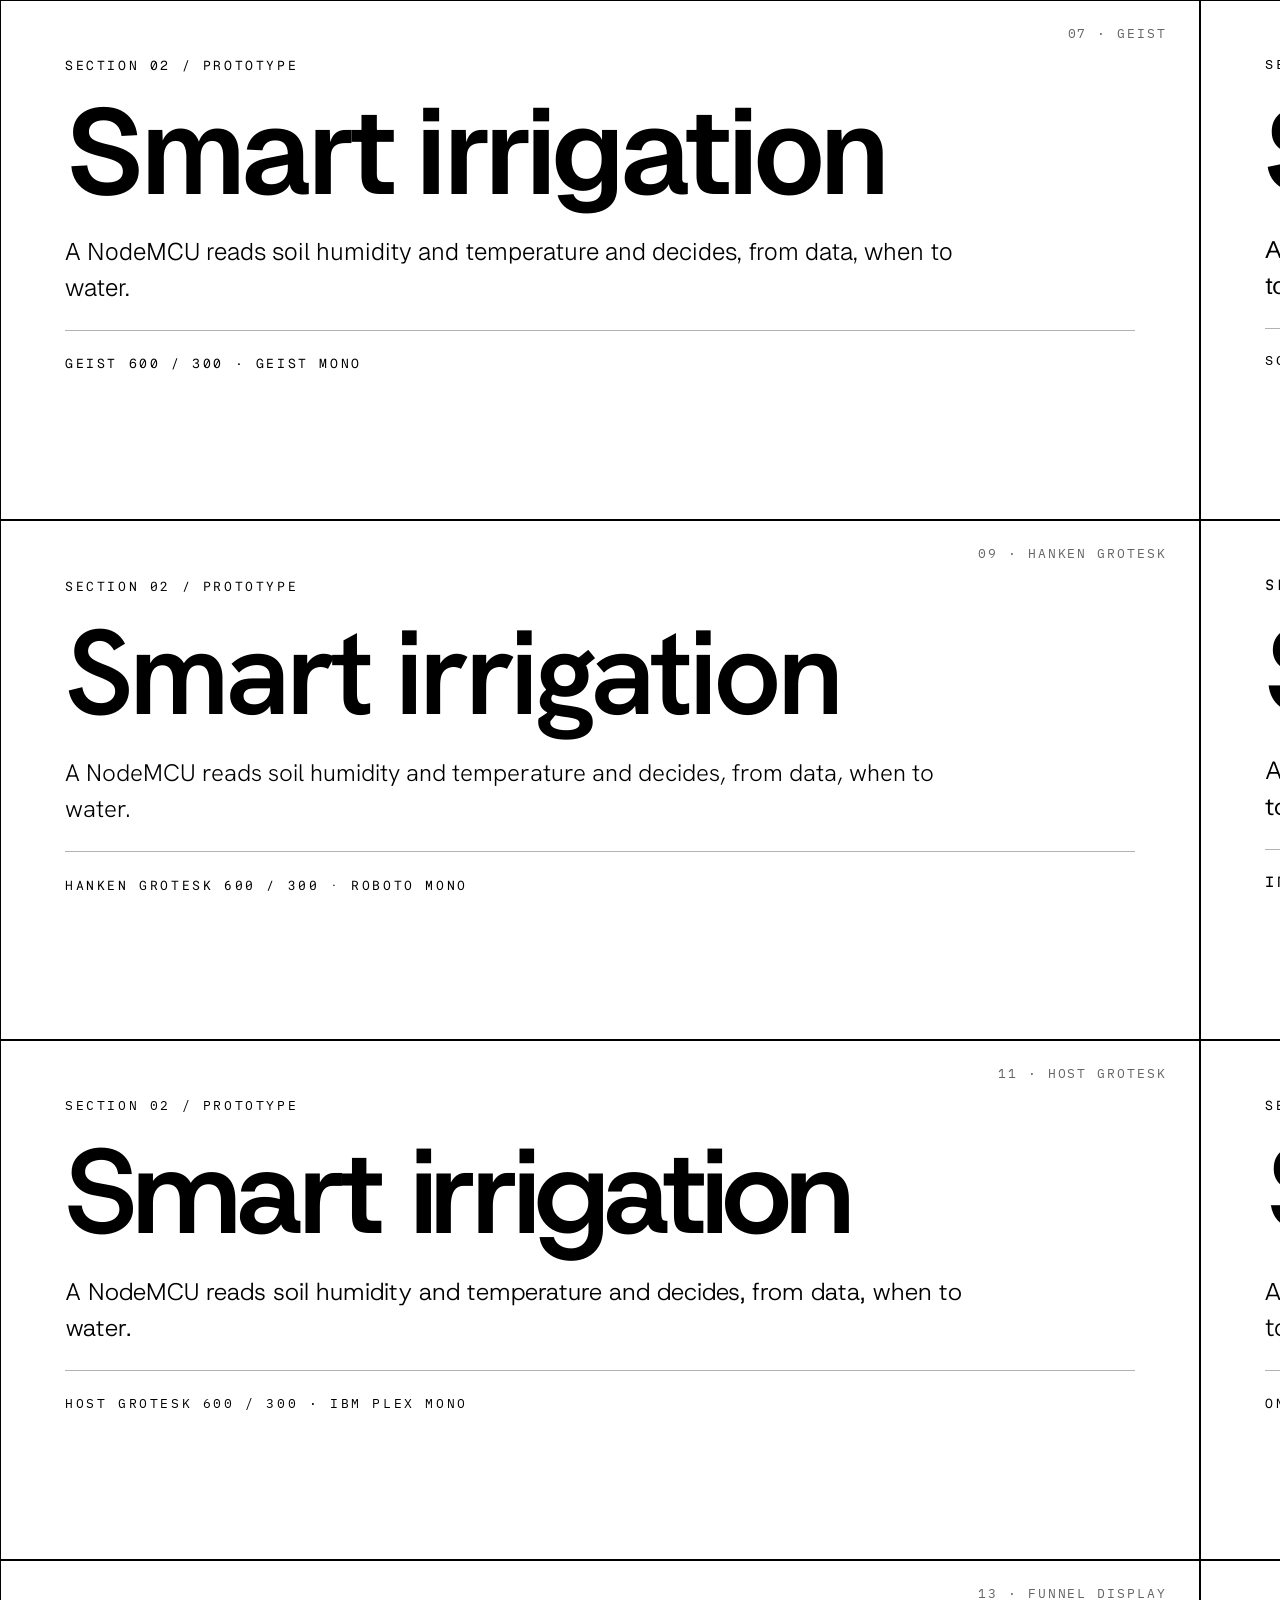
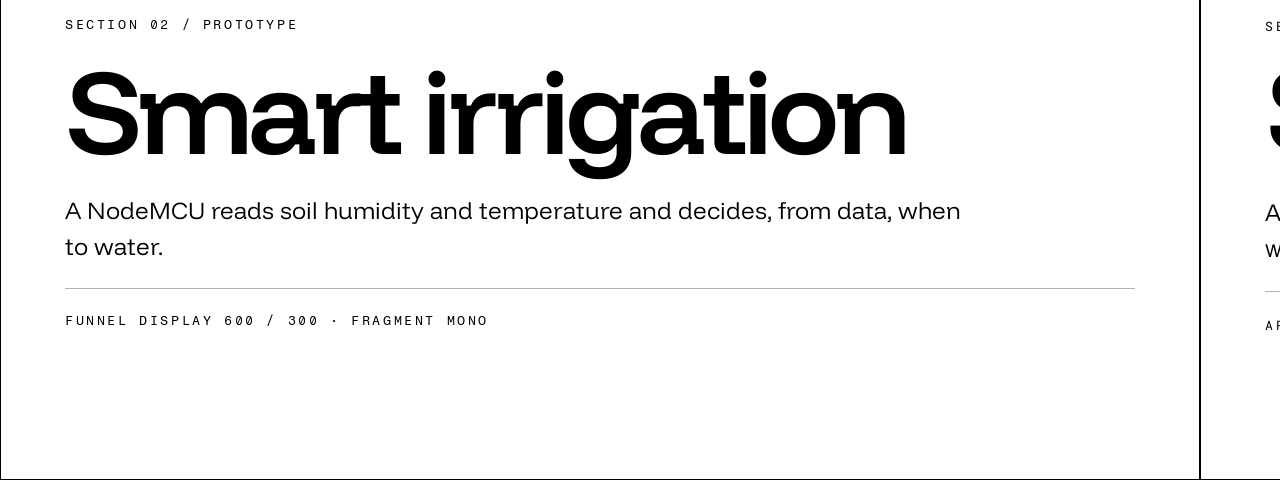
<file: billboard/type/swiss.html>
<!doctype html><html><head><meta charset="utf-8"><title>Swiss Specimens</title>
<link href="https://fonts.googleapis.com/css2?family=Geist:wght@300;600&family=Geist+Mono&family=Schibsted+Grotesk:wght@400;700&family=Hanken+Grotesk:wght@300;600&family=Instrument+Sans:wght@400;600&family=Host+Grotesk:wght@300;600&family=Onest:wght@300;600&family=Funnel+Display:wght@300;600&family=Archivo:wght@300;600&family=IBM+Plex+Mono&family=Roboto+Mono&family=Martian+Mono:wght@300&family=Fragment+Mono&display=swap" rel="stylesheet">
<style>
body{margin:0;background:#fff;color:#000}
.g{display:grid;grid-template-columns:1fr 1fr;width:2400px}
.c{height:520px;padding:56px 64px;box-sizing:border-box;border:1px solid #000;position:relative}
.n{position:absolute;top:24px;right:32px;font:13px "IBM Plex Mono";letter-spacing:.15em;text-transform:uppercase;opacity:.6}
.h{margin:20px 0 26px;line-height:.95;font-size:120px;letter-spacing:-.04em}
.b{font-size:24px;line-height:1.5;max-width:900px;margin:0}
.l{font-size:13px;letter-spacing:.2em;text-transform:uppercase;margin:0}
hr{border:0;border-top:1px solid #000;margin:24px 0;opacity:.3}
</style></head><body><div class="g">
<div class="c"><span class="n">07 · Geist</span><p class="l" style="font-family:'Geist Mono'">Section 02 / Prototype</p>
<h2 class="h" style="font-family:'Geist';font-weight:600">Smart irrigation</h2>
<p class="b" style="font-family:'Geist';font-weight:300">A NodeMCU reads soil humidity and temperature and decides, from data, when to water.</p><hr>
<p class="l" style="font-family:'Geist Mono'">Geist 600 / 300 · Geist Mono</p></div>
<div class="c"><span class="n">08 · Schibsted Grotesk</span><p class="l" style="font-family:'Fragment Mono'">Section 02 / Prototype</p>
<h2 class="h" style="font-family:'Schibsted Grotesk';font-weight:700">Smart irrigation</h2>
<p class="b" style="font-family:'Schibsted Grotesk';font-weight:400">A NodeMCU reads soil humidity and temperature and decides, from data, when to water.</p><hr>
<p class="l" style="font-family:'Fragment Mono'">Schibsted Grotesk 700 / 400 · Fragment Mono</p></div>
<div class="c"><span class="n">09 · Hanken Grotesk</span><p class="l" style="font-family:'Roboto Mono'">Section 02 / Prototype</p>
<h2 class="h" style="font-family:'Hanken Grotesk';font-weight:600">Smart irrigation</h2>
<p class="b" style="font-family:'Hanken Grotesk';font-weight:300">A NodeMCU reads soil humidity and temperature and decides, from data, when to water.</p><hr>
<p class="l" style="font-family:'Roboto Mono'">Hanken Grotesk 600 / 300 · Roboto Mono</p></div>
<div class="c"><span class="n">10 · Instrument Sans</span><p class="l" style="font-family:'Martian Mono'">Section 02 / Prototype</p>
<h2 class="h" style="font-family:'Instrument Sans';font-weight:600">Smart irrigation</h2>
<p class="b" style="font-family:'Instrument Sans';font-weight:400">A NodeMCU reads soil humidity and temperature and decides, from data, when to water.</p><hr>
<p class="l" style="font-family:'Martian Mono'">Instrument Sans 600 / 400 · Martian Mono</p></div>
<div class="c"><span class="n">11 · Host Grotesk</span><p class="l" style="font-family:'IBM Plex Mono'">Section 02 / Prototype</p>
<h2 class="h" style="font-family:'Host Grotesk';font-weight:600">Smart irrigation</h2>
<p class="b" style="font-family:'Host Grotesk';font-weight:300">A NodeMCU reads soil humidity and temperature and decides, from data, when to water.</p><hr>
<p class="l" style="font-family:'IBM Plex Mono'">Host Grotesk 600 / 300 · IBM Plex Mono</p></div>
<div class="c"><span class="n">12 · Onest</span><p class="l" style="font-family:'Geist Mono'">Section 02 / Prototype</p>
<h2 class="h" style="font-family:'Onest';font-weight:600">Smart irrigation</h2>
<p class="b" style="font-family:'Onest';font-weight:300">A NodeMCU reads soil humidity and temperature and decides, from data, when to water.</p><hr>
<p class="l" style="font-family:'Geist Mono'">Onest 600 / 300 · Geist Mono</p></div>
<div class="c"><span class="n">13 · Funnel Display</span><p class="l" style="font-family:'Fragment Mono'">Section 02 / Prototype</p>
<h2 class="h" style="font-family:'Funnel Display';font-weight:600">Smart irrigation</h2>
<p class="b" style="font-family:'Funnel Display';font-weight:300">A NodeMCU reads soil humidity and temperature and decides, from data, when to water.</p><hr>
<p class="l" style="font-family:'Fragment Mono'">Funnel Display 600 / 300 · Fragment Mono</p></div>
<div class="c"><span class="n">14 · Archivo</span><p class="l" style="font-family:'Roboto Mono'">Section 02 / Prototype</p>
<h2 class="h" style="font-family:'Archivo';font-weight:600">Smart irrigation</h2>
<p class="b" style="font-family:'Archivo';font-weight:300">A NodeMCU reads soil humidity and temperature and decides, from data, when to water.</p><hr>
<p class="l" style="font-family:'Roboto Mono'">Archivo 600 / 300 · Roboto Mono</p></div>
</div></body></html>
</file>
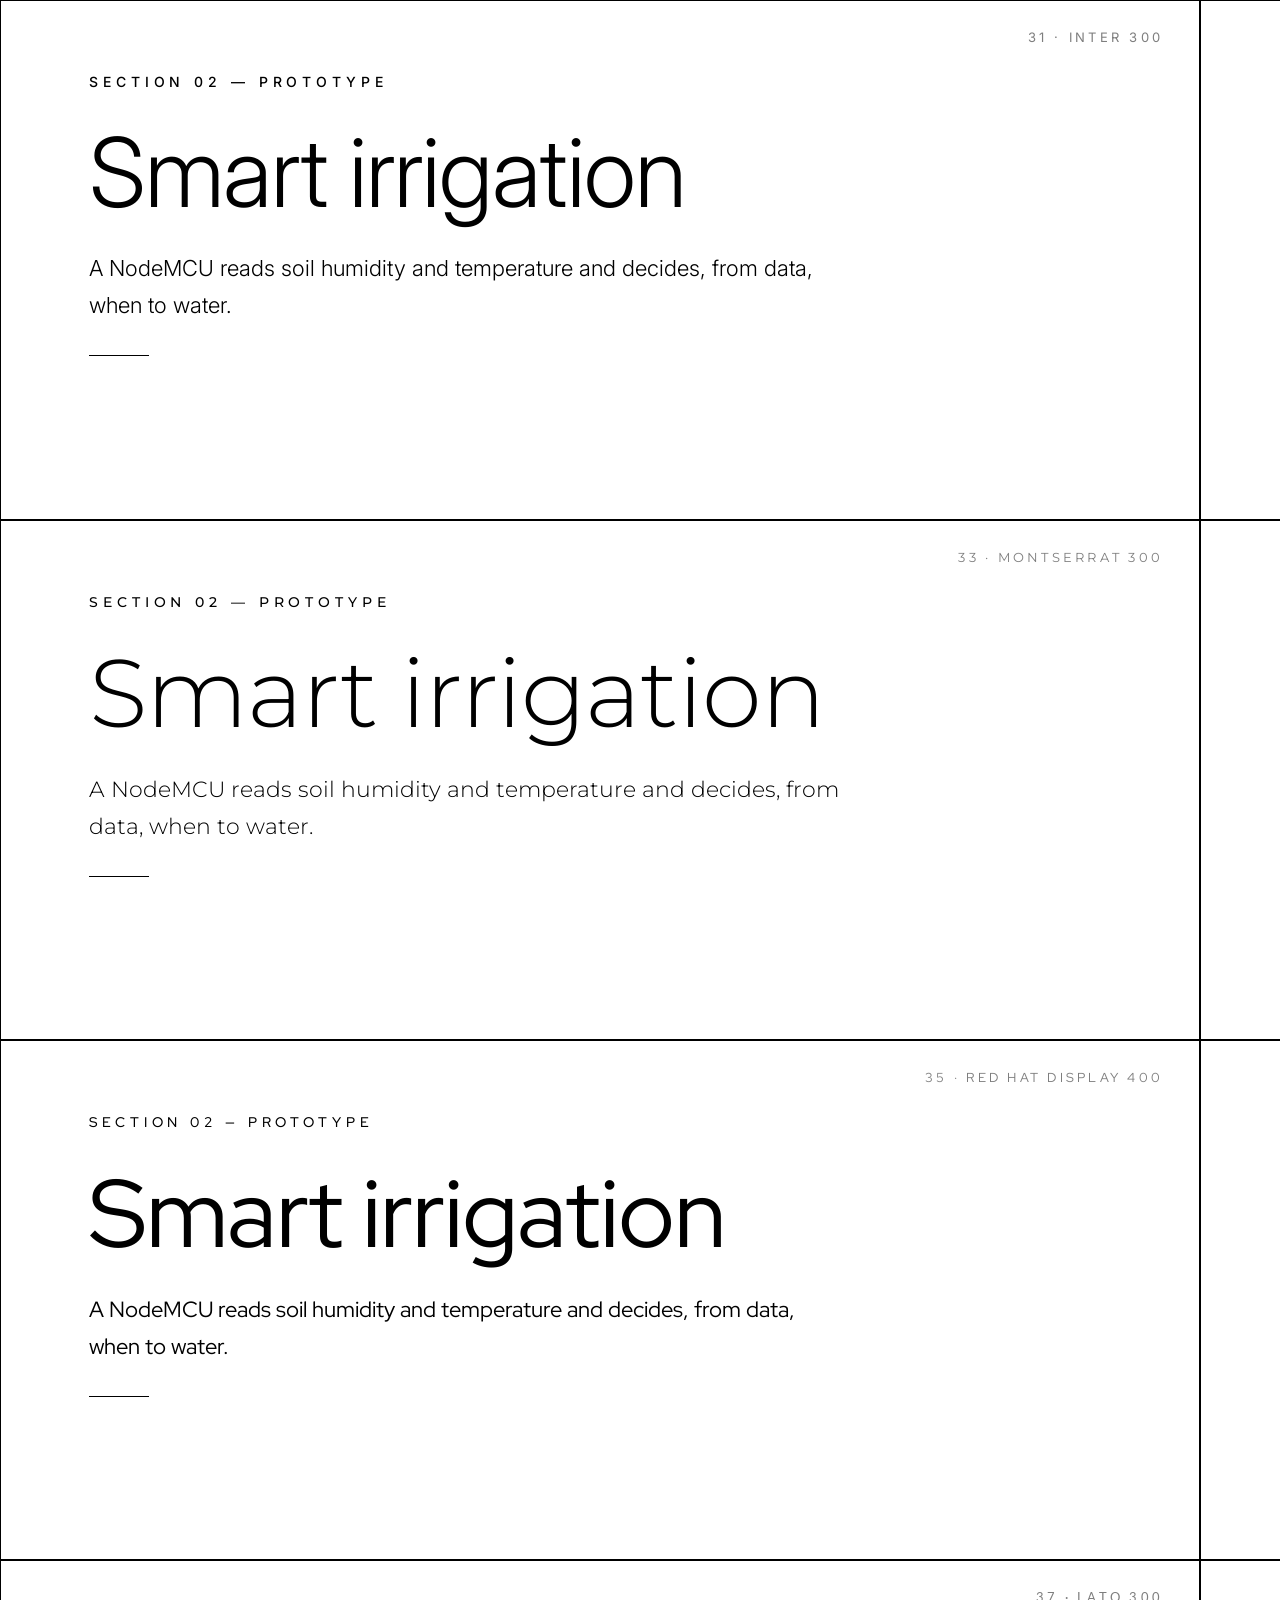
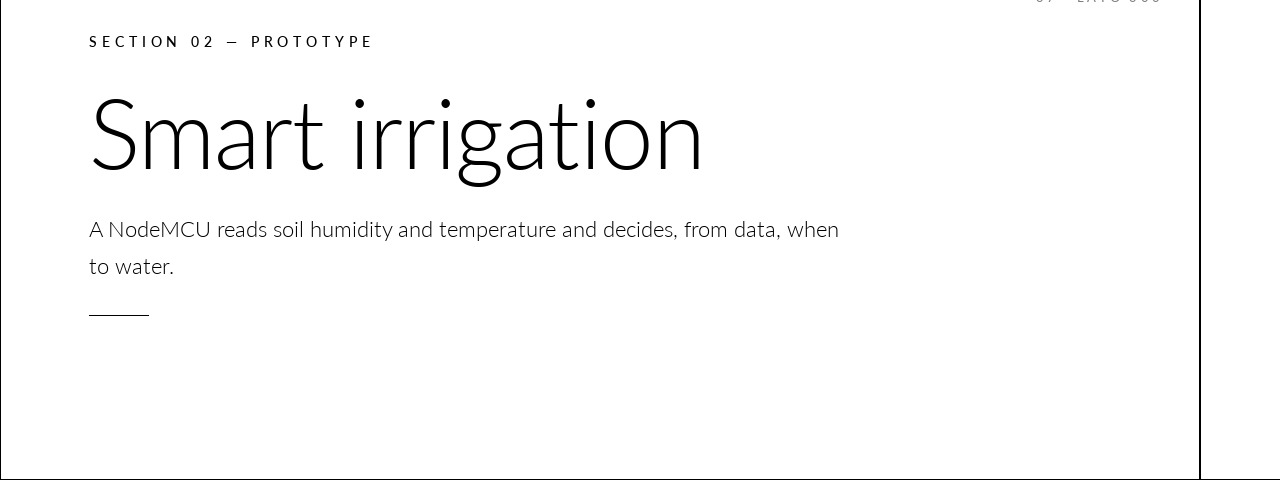
<file: billboard/type/tidy.html>
<!doctype html><html><head><meta charset="utf-8"><title>Tidy Specimens</title>
<link href="https://fonts.googleapis.com/css2?family=Albert+Sans:wght@300;400;500&family=Inter:wght@300;400;500&family=Jost:wght@300;400;500&family=Lato:wght@300;400;500&family=Montserrat:wght@300;400;500&family=Public+Sans:wght@300;400;500&family=Red+Hat+Display:wght@300;400;500&family=Sora:wght@300;400;500&display=swap" rel="stylesheet">
<style>body{margin:0;background:#fff;color:#000}.g{display:grid;grid-template-columns:1fr 1fr;width:2400px}
.c{height:520px;padding:72px 88px;box-sizing:border-box;border:1px solid #000;position:relative}
.n{position:absolute;top:28px;right:36px;font-size:13px;letter-spacing:.25em;text-transform:uppercase;opacity:.5}
.k{font-size:14px;letter-spacing:.35em;text-transform:uppercase;margin:0}
.h{font-size:96px;line-height:1;letter-spacing:-.01em;margin:34px 0 30px}
.b{font-size:22px;line-height:1.7;max-width:760px;margin:0}
hr{border:0;border-top:1px solid #000;width:60px;margin:30px 0 0}</style></head><body><div class="g">
<div class="c" style="font-family:'Inter'"><span class="n">31 · Inter 300</span>
<p class="k" style="font-weight:500">Section 02 — Prototype</p>
<h2 class="h" style="font-weight:300">Smart irrigation</h2>
<p class="b" style="font-weight:300">A NodeMCU reads soil humidity and temperature and decides, from data, when to water.</p><hr></div>
<div class="c" style="font-family:'Jost'"><span class="n">32 · Jost 400</span>
<p class="k" style="font-weight:500">Section 02 — Prototype</p>
<h2 class="h" style="font-weight:400">Smart irrigation</h2>
<p class="b" style="font-weight:400">A NodeMCU reads soil humidity and temperature and decides, from data, when to water.</p><hr></div>
<div class="c" style="font-family:'Montserrat'"><span class="n">33 · Montserrat 300</span>
<p class="k" style="font-weight:500">Section 02 — Prototype</p>
<h2 class="h" style="font-weight:300">Smart irrigation</h2>
<p class="b" style="font-weight:300">A NodeMCU reads soil humidity and temperature and decides, from data, when to water.</p><hr></div>
<div class="c" style="font-family:'Albert Sans'"><span class="n">34 · Albert Sans 300</span>
<p class="k" style="font-weight:500">Section 02 — Prototype</p>
<h2 class="h" style="font-weight:300">Smart irrigation</h2>
<p class="b" style="font-weight:300">A NodeMCU reads soil humidity and temperature and decides, from data, when to water.</p><hr></div>
<div class="c" style="font-family:'Red Hat Display'"><span class="n">35 · Red Hat Display 400</span>
<p class="k" style="font-weight:500">Section 02 — Prototype</p>
<h2 class="h" style="font-weight:400">Smart irrigation</h2>
<p class="b" style="font-weight:400">A NodeMCU reads soil humidity and temperature and decides, from data, when to water.</p><hr></div>
<div class="c" style="font-family:'Public Sans'"><span class="n">36 · Public Sans 300</span>
<p class="k" style="font-weight:500">Section 02 — Prototype</p>
<h2 class="h" style="font-weight:300">Smart irrigation</h2>
<p class="b" style="font-weight:300">A NodeMCU reads soil humidity and temperature and decides, from data, when to water.</p><hr></div>
<div class="c" style="font-family:'Lato'"><span class="n">37 · Lato 300</span>
<p class="k" style="font-weight:500">Section 02 — Prototype</p>
<h2 class="h" style="font-weight:300">Smart irrigation</h2>
<p class="b" style="font-weight:300">A NodeMCU reads soil humidity and temperature and decides, from data, when to water.</p><hr></div>
<div class="c" style="font-family:'Sora'"><span class="n">38 · Sora 300</span>
<p class="k" style="font-weight:500">Section 02 — Prototype</p>
<h2 class="h" style="font-weight:300">Smart irrigation</h2>
<p class="b" style="font-weight:300">A NodeMCU reads soil humidity and temperature and decides, from data, when to water.</p><hr></div>
</div></body></html>
</file>
<file: billboard/board.css>
/* Shared look of the project billboards (same recipe as the Smart irrigation banner):
   a 2400×1200 paper board, a field of tiles from the left to the middle with a few floating on the right,
   the project's pieces on top, two thin drawn lines behind everything, a big bold Inter Tight title (the font of the section titles) bottom right
   (one letter in colour, one only outlined) and a small handwritten motto partly hidden by the tiles. */
* { box-sizing: border-box; margin: 0; }
body { min-height: 100vh; display: grid; place-items: center; background: #1b1d1c; overflow: hidden; }
.board { position: relative; width: 2400px; height: 1200px; overflow: hidden; background: #efece4; transform-origin: center; flex: none; }
.board > * { position: absolute; }
.lines, .tiles { left: 0; top: 0; width: 2400px; height: 1200px; }
.lines { z-index: 1; fill: none; stroke-linecap: round; stroke-linejoin: round; }
h1 { right: 80px; bottom: 70px; z-index: 6; font: 700 240px/0.92 "Inter Tight", "Helvetica Neue", Arial, sans-serif; letter-spacing: -0.05em; text-align: right; color: #141816; }
h1 .ghost { color: transparent; -webkit-text-stroke: 2px var(--ghost, #141816); }
.hand { z-index: 1; font: 500 64px/1 "Caveat", cursive; white-space: nowrap; }
.shadow { filter: drop-shadow(0 18px 18px rgba(0, 0, 0, 0.35)); }
.fold { inset: 0; z-index: 29; pointer-events: none;
  background: linear-gradient(90deg, transparent 49.9%, rgba(0,0,0,.05) 50%, rgba(255,255,255,.25) 50.1%, transparent 50.3%),
              linear-gradient(0deg, transparent 49.8%, rgba(0,0,0,.04) 50%, transparent 50.2%); }
.grain { inset: 0; z-index: 30; pointer-events: none; opacity: .32; mix-blend-mode: multiply;
  background: url("data:image/svg+xml,%3Csvg xmlns='http://www.w3.org/2000/svg' width='240' height='240'%3E%3Cfilter id='n'%3E%3CfeTurbulence type='fractalNoise' baseFrequency='.9' numOctaves='2'/%3E%3CfeColorMatrix values='0 0 0 0 .35 0 0 0 0 .33 0 0 0 0 .3 0 0 0 .55 0'/%3E%3C/filter%3E%3Crect width='240' height='240' filter='url(%23n)'/%3E%3C/svg%3E"); }
</file>
